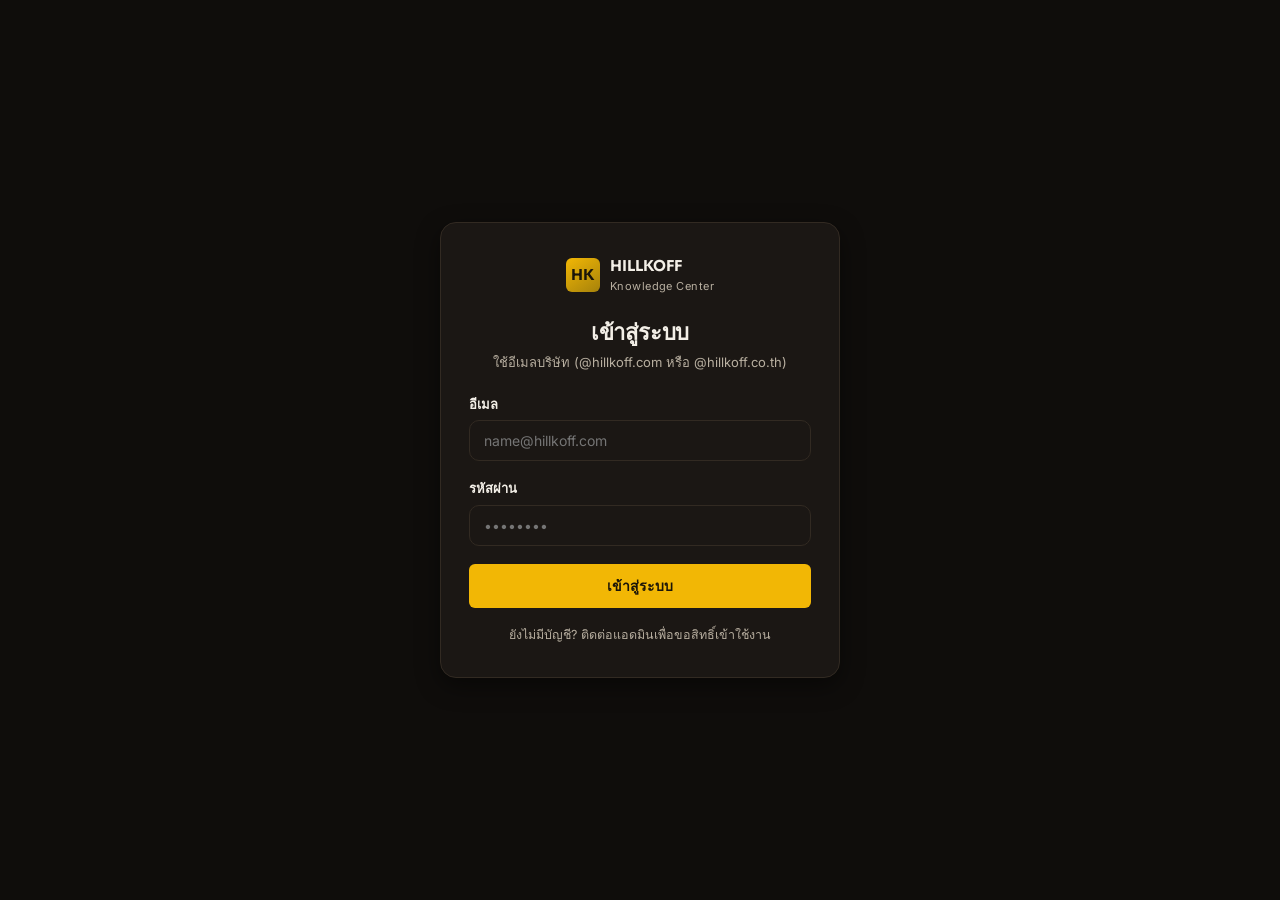
<file: index.html>
<!DOCTYPE html>
<html lang="th">
<head>
<script>
(function(){
  var t = localStorage.getItem('hk_auth_token');
  function expired(tok){
    if(!tok) return true;
    var parts = tok.split('.');
    if(parts.length !== 2) return true;
    try{
      var json = atob(parts[0].replace(/-/g,'+').replace(/_/g,'/'));
      var payload = JSON.parse(json);
      return !payload.exp || payload.exp < Date.now();
    }catch(e){ return true; }
  }
  if(!t || expired(t)){
    localStorage.removeItem('hk_auth_token');
    localStorage.removeItem('hk_auth_email');
    var here = location.pathname.split('/').pop() + location.search;
    location.replace('login.html?redirect=' + encodeURIComponent(here));
  }
})();
</script>
<meta charset="UTF-8">
<meta name="viewport" content="width=device-width, initial-scale=1.0">
<title>Dashboard · HILLKOFF Coffee Machine Knowledge Center</title>
<link rel="preconnect" href="https://fonts.googleapis.com">
<link href="https://fonts.googleapis.com/css2?family=Sora:wght@500;600;700&family=Inter:wght@400;500;600&family=IBM+Plex+Mono:wght@400;500&display=swap" rel="stylesheet">
<link rel="stylesheet" href="../css/style.css">
<link rel="stylesheet" href="../css/dashboard.css">
</head>
<body>

<button class="hk-sidebar__toggle" data-hk-sidebar-toggle aria-label="เปิดเมนู">
  <svg viewBox="0 0 24 24" width="18" height="18" fill="none" stroke="currentColor" stroke-width="2"><path d="M4 6h16M4 12h16M4 18h16"/></svg>
</button>
<div class="hk-backdrop" data-hk-backdrop></div>

<div class="hk-app">
  <aside class="hk-sidebar">
    <script>
      // Applied immediately as the parser reaches this point (before the
      // rest of the sidebar's children paint) so a returning visitor who
      // collapsed the sidebar doesn't see it flash full-width first.
      if(localStorage.getItem('hk_sidebar_collapsed') === '1'){
        document.currentScript.parentElement.classList.add('is-collapsed');
      }
    </script>
    <button class="hk-sidebar__collapse" data-hk-sidebar-collapse aria-label="ย่อ/ขยายเมนู" title="ย่อ/ขยายเมนู">
      <svg viewBox="0 0 24 24" width="14" height="14" fill="none" stroke="currentColor" stroke-width="2"><path d="M15 6l-6 6 6 6"/></svg>
    </button>
    <div class="hk-brand">
      <div class="hk-brand__mark">HK</div>
      <div>
        <div class="hk-brand__name">HILLKOFF</div>
        <div class="hk-brand__sub">Knowledge Center</div>
      </div>
    </div>

    <nav>
      <div class="hk-navgroup__label">หมวดหมู่</div>
      <ul id="hk-sidebar-categories">
        <li class="hk-navitem is-active" data-category="all">
          <span class="hk-navitem__icon" data-icon="dashboard"></span>
          <span>ทั้งหมด</span>
          <span class="hk-navitem__count" data-count="all"></span>
        </li>
        <!-- category items injected by dashboard.js -->
      </ul>
    </nav>

    <nav>
      <div class="hk-navgroup__label">การจัดการ</div>
      <ul>
        <li class="hk-navitem" onclick="location.href='add-machine.html'">
          <span class="hk-navitem__icon" data-icon="add"></span>
          <span>เพิ่มเครื่องจักร</span>
        </li>
        <li class="hk-navitem" onclick="location.href='ai-assistant.html'">
          <span class="hk-navitem__icon" data-icon="bot"></span>
          <span>HILLKOFFBOT AI</span>
        </li>
      </ul>
    </nav>

    <div class="hk-sidebar__footer">
      <p style="font-size:11.5px; margin:0; color:var(--hk-text-dim);">ฐานข้อมูลเครื่องจักร<br>ไม่ใช่ระบบซ่อม / สต๊อก / ขาย</p>
    </div>
  </aside>

  <div class="hk-main">
    <header class="hk-navbar">
      <div class="hk-search">
        <span data-icon="search"></span>
        <input type="text" id="hk-search-input" placeholder="ค้นหาเครื่องจักร... (กด / เพื่อค้นหา)">
        <span class="hk-search__kbd">/</span>
      </div>
      <div class="hk-navbar__spacer"></div>
      <div class="hk-avatar">HK</div>
    </header>

    <main class="hk-content">
      <div class="hk-section-head">
        <div>
          <div class="hk-eyebrow">Dashboard</div>
          <h1 id="hk-page-title">เครื่องจักรทั้งหมด</h1>
        </div>
        <a href="add-machine.html" class="hk-btn hk-btn--primary">
          <span data-icon="add"></span> เพิ่มเครื่องจักร
        </a>
      </div>

      <div class="hk-chips" id="hk-chips">
        <div class="hk-skeleton hk-chip-skeleton"></div>
        <div class="hk-skeleton hk-chip-skeleton"></div>
        <div class="hk-skeleton hk-chip-skeleton"></div>
        <div class="hk-skeleton hk-chip-skeleton"></div>
        <div class="hk-skeleton hk-chip-skeleton"></div>
        <div class="hk-skeleton hk-chip-skeleton"></div>
      </div>

      <div id="hk-grid" class="hk-grid">
        <div class="hk-skeleton-card"><div class="hk-skeleton hk-skeleton-card__media"></div><div class="hk-skeleton-card__body"><div class="hk-skeleton hk-skeleton-card__line hk-skeleton-card__line--sm"></div><div class="hk-skeleton hk-skeleton-card__line hk-skeleton-card__line--md"></div><div class="hk-skeleton hk-skeleton-card__line hk-skeleton-card__line--lg"></div></div></div>
        <div class="hk-skeleton-card"><div class="hk-skeleton hk-skeleton-card__media"></div><div class="hk-skeleton-card__body"><div class="hk-skeleton hk-skeleton-card__line hk-skeleton-card__line--sm"></div><div class="hk-skeleton hk-skeleton-card__line hk-skeleton-card__line--md"></div><div class="hk-skeleton hk-skeleton-card__line hk-skeleton-card__line--lg"></div></div></div>
        <div class="hk-skeleton-card"><div class="hk-skeleton hk-skeleton-card__media"></div><div class="hk-skeleton-card__body"><div class="hk-skeleton hk-skeleton-card__line hk-skeleton-card__line--sm"></div><div class="hk-skeleton hk-skeleton-card__line hk-skeleton-card__line--md"></div><div class="hk-skeleton hk-skeleton-card__line hk-skeleton-card__line--lg"></div></div></div>
        <div class="hk-skeleton-card"><div class="hk-skeleton hk-skeleton-card__media"></div><div class="hk-skeleton-card__body"><div class="hk-skeleton hk-skeleton-card__line hk-skeleton-card__line--sm"></div><div class="hk-skeleton hk-skeleton-card__line hk-skeleton-card__line--md"></div><div class="hk-skeleton hk-skeleton-card__line hk-skeleton-card__line--lg"></div></div></div>
      </div>
      <div id="hk-empty" class="hk-empty" style="display:none;">
        <div class="hk-empty__icon">🔍</div>
        <h3>ไม่พบเครื่องจักรที่ค้นหา</h3>
        <p>ลองค้นหาด้วยคำอื่น หรือเลือกดูหมวดหมู่อื่น</p>
      </div>
    </main>
  </div>
</div>

<script src="../js/auth.js"></script>
<script src="../js/utils.js"></script>
<script src="../js/api-client.js"></script>
<script src="../js/machines-data.js"></script>
<script src="../js/dashboard.js"></script>
</body>
</html>
</file>
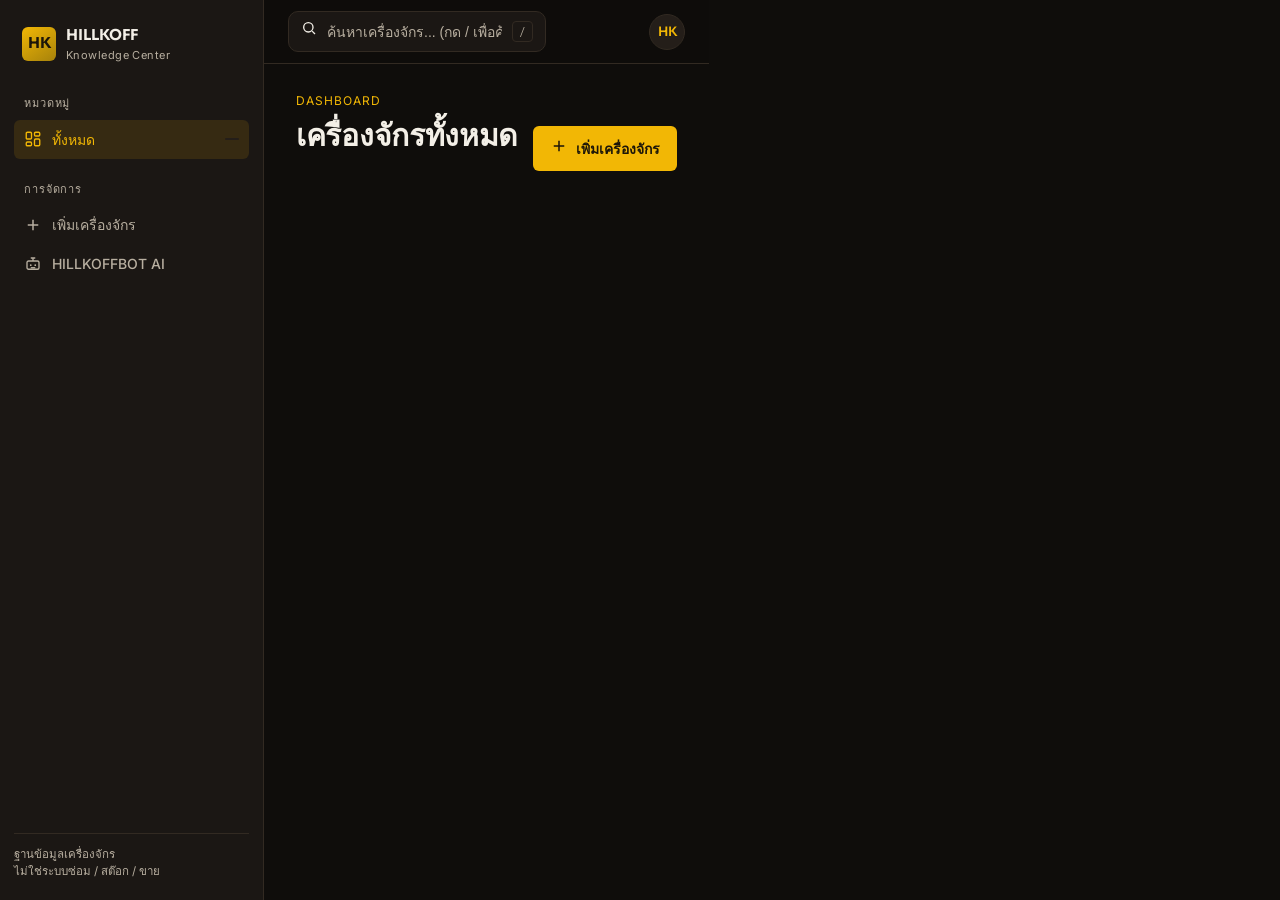
<file: html/index.html>
<!DOCTYPE html>
<html lang="th">
<head>
<meta charset="UTF-8">
<meta name="viewport" content="width=device-width, initial-scale=1.0">
<title>Dashboard · HILLKOFF Coffee Machine Knowledge Center</title>
<link rel="preconnect" href="https://fonts.googleapis.com">
<link href="https://fonts.googleapis.com/css2?family=Sora:wght@500;600;700&family=Inter:wght@400;500;600&family=IBM+Plex+Mono:wght@400;500&display=swap" rel="stylesheet">
<link rel="stylesheet" href="../css/style.css">
<link rel="stylesheet" href="../css/dashboard.css">
</head>
<body>

<button class="hk-sidebar__toggle" data-hk-sidebar-toggle aria-label="เปิดเมนู">
  <svg viewBox="0 0 24 24" width="18" height="18" fill="none" stroke="currentColor" stroke-width="2"><path d="M4 6h16M4 12h16M4 18h16"/></svg>
</button>
<div class="hk-backdrop" data-hk-backdrop></div>

<div class="hk-app">
  <aside class="hk-sidebar">
    <div class="hk-brand">
      <div class="hk-brand__mark">HK</div>
      <div>
        <div class="hk-brand__name">HILLKOFF</div>
        <div class="hk-brand__sub">Knowledge Center</div>
      </div>
    </div>

    <nav>
      <div class="hk-navgroup__label">หมวดหมู่</div>
      <ul id="hk-sidebar-categories">
        <li class="hk-navitem is-active" data-category="all">
          <span class="hk-navitem__icon" data-icon="dashboard"></span>
          <span>ทั้งหมด</span>
          <span class="hk-navitem__count" data-count="all"></span>
        </li>
        <!-- category items injected by dashboard.js -->
      </ul>
    </nav>

    <nav>
      <div class="hk-navgroup__label">การจัดการ</div>
      <ul>
        <li class="hk-navitem" onclick="location.href='add-machine.html'">
          <span class="hk-navitem__icon" data-icon="add"></span>
          <span>เพิ่มเครื่องจักร</span>
        </li>
        <li class="hk-navitem" onclick="location.href='ai-assistant.html'">
          <span class="hk-navitem__icon" data-icon="bot"></span>
          <span>HILLKOFFBOT AI</span>
        </li>
      </ul>
    </nav>

    <div class="hk-sidebar__footer">
      <p style="font-size:11.5px; margin:0; color:var(--hk-text-dim);">ฐานข้อมูลเครื่องจักร<br>ไม่ใช่ระบบซ่อม / สต๊อก / ขาย</p>
    </div>
  </aside>

  <div>
    <header class="hk-navbar">
      <div class="hk-search">
        <span data-icon="search"></span>
        <input type="text" id="hk-search-input" placeholder="ค้นหาเครื่องจักร... (กด / เพื่อค้นหา)">
        <span class="hk-search__kbd">/</span>
      </div>
      <div class="hk-navbar__spacer"></div>
      <div class="hk-avatar">HK</div>
    </header>

    <main class="hk-content">
      <div class="hk-section-head">
        <div>
          <div class="hk-eyebrow">Dashboard</div>
          <h1 id="hk-page-title">เครื่องจักรทั้งหมด</h1>
        </div>
        <a href="add-machine.html" class="hk-btn hk-btn--primary">
          <span data-icon="add"></span> เพิ่มเครื่องจักร
        </a>
      </div>

      <div class="hk-chips" id="hk-chips"></div>

      <div id="hk-grid" class="hk-grid"></div>
      <div id="hk-empty" class="hk-empty" style="display:none;">
        <div class="hk-empty__icon">🔍</div>
        <h3>ไม่พบเครื่องจักรที่ค้นหา</h3>
        <p>ลองค้นหาด้วยคำอื่น หรือเลือกดูหมวดหมู่อื่น</p>
      </div>
    </main>
  </div>
</div>

<script src="../js/utils.js"></script>
<script src="../js/api-client.js"></script>
<script src="../js/machines-data.js"></script>
<script src="../js/dashboard.js"></script>
</body>
</html>
</file>
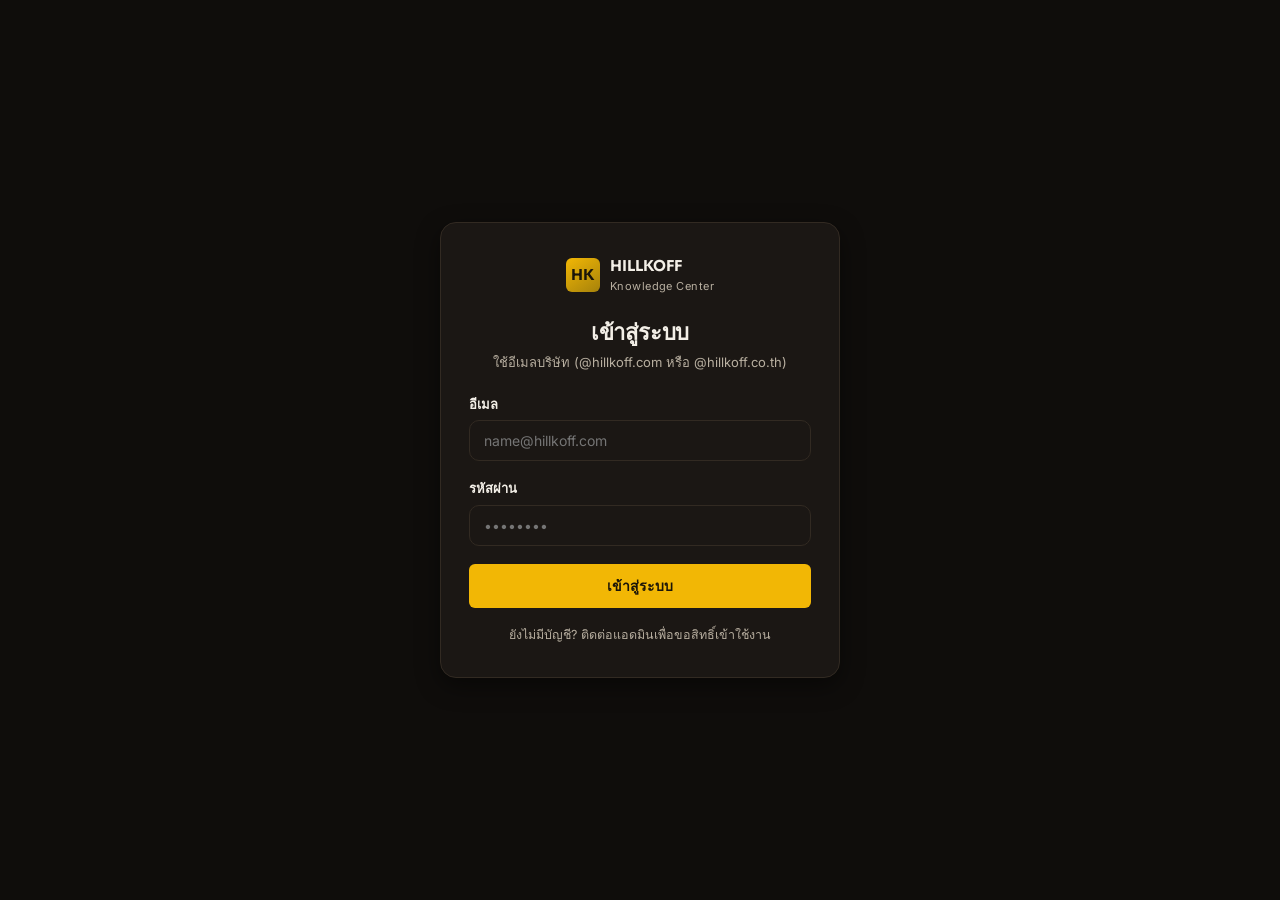
<file: add-machine.html>
<!DOCTYPE html>
<html lang="th">
<head>
<script>
(function(){
  var t = localStorage.getItem('hk_auth_token');
  function expired(tok){
    if(!tok) return true;
    var parts = tok.split('.');
    if(parts.length !== 2) return true;
    try{
      var json = atob(parts[0].replace(/-/g,'+').replace(/_/g,'/'));
      var payload = JSON.parse(json);
      return !payload.exp || payload.exp < Date.now();
    }catch(e){ return true; }
  }
  if(!t || expired(t)){
    localStorage.removeItem('hk_auth_token');
    localStorage.removeItem('hk_auth_email');
    var here = location.pathname.split('/').pop() + location.search;
    location.replace('login.html?redirect=' + encodeURIComponent(here));
  }
})();
</script>
<meta charset="UTF-8">
<meta name="viewport" content="width=device-width, initial-scale=1.0">
<title>เพิ่มเครื่องจักร · HILLKOFF Coffee Machine Knowledge Center</title>
<link rel="preconnect" href="https://fonts.googleapis.com">
<link href="https://fonts.googleapis.com/css2?family=Sora:wght@500;600;700&family=Inter:wght@400;500;600&family=IBM+Plex+Mono:wght@400;500&display=swap" rel="stylesheet">
<link rel="stylesheet" href="../css/style.css">
<link rel="stylesheet" href="../css/wizard.css">
</head>
<body>

<button class="hk-sidebar__toggle" data-hk-sidebar-toggle aria-label="เปิดเมนู">
  <svg viewBox="0 0 24 24" width="18" height="18" fill="none" stroke="currentColor" stroke-width="2"><path d="M4 6h16M4 12h16M4 18h16"/></svg>
</button>
<div class="hk-backdrop" data-hk-backdrop></div>

<div class="hk-app">
  <aside class="hk-sidebar">
    <script>
      if(localStorage.getItem('hk_sidebar_collapsed') === '1'){
        document.currentScript.parentElement.classList.add('is-collapsed');
      }
    </script>
    <button class="hk-sidebar__collapse" data-hk-sidebar-collapse aria-label="ย่อ/ขยายเมนู" title="ย่อ/ขยายเมนู">
      <svg viewBox="0 0 24 24" width="14" height="14" fill="none" stroke="currentColor" stroke-width="2"><path d="M15 6l-6 6 6 6"/></svg>
    </button>
    <div class="hk-brand">
      <div class="hk-brand__mark">HK</div>
      <div>
        <div class="hk-brand__name">HILLKOFF</div>
        <div class="hk-brand__sub">Knowledge Center</div>
      </div>
    </div>
    <nav>
      <ul>
        <li class="hk-navitem" onclick="location.href='index.html'">
          <span class="hk-navitem__icon" data-icon="dashboard"></span>
          <span>Dashboard</span>
        </li>
        <li class="hk-navitem is-active">
          <span class="hk-navitem__icon" data-icon="add"></span>
          <span>เพิ่มเครื่องจักร</span>
        </li>
        <li class="hk-navitem" onclick="location.href='ai-assistant.html'">
          <span class="hk-navitem__icon" data-icon="bot"></span>
          <span>HILLKOFFBOT AI</span>
        </li>
      </ul>
    </nav>
    <div class="hk-sidebar__footer">
      <p style="font-size:11.5px; margin:0; color:var(--hk-text-dim);">ฐานข้อมูลเครื่องจักร<br>ไม่ใช่ระบบซ่อม / สต๊อก / ขาย</p>
    </div>
  </aside>

  <div class="hk-main">
    <header class="hk-navbar">
      <div class="hk-breadcrumb" style="margin:0;">
        <a href="index.html">Dashboard</a>
        <span class="hk-breadcrumb__sep">/</span>
        <span style="color:var(--hk-text);">เพิ่มเครื่องจักร</span>
      </div>
      <div class="hk-navbar__spacer"></div>
      <div class="hk-avatar">HK</div>
    </header>

    <main class="hk-content">
      <div class="hk-section-head">
        <div>
          <div class="hk-eyebrow">Add Machine</div>
          <h1>เพิ่มเครื่องจักรใหม่</h1>
        </div>
      </div>

      <div class="hk-wizard" id="hk-wizard-root"></div>
    </main>
  </div>
</div>

<script src="../js/auth.js"></script>
<script src="../js/utils.js"></script>
<script src="../js/api-client.js"></script>
<script src="../js/machines-data.js"></script>
<script src="../js/add-machine.js"></script>
</body>
</html>
</file>
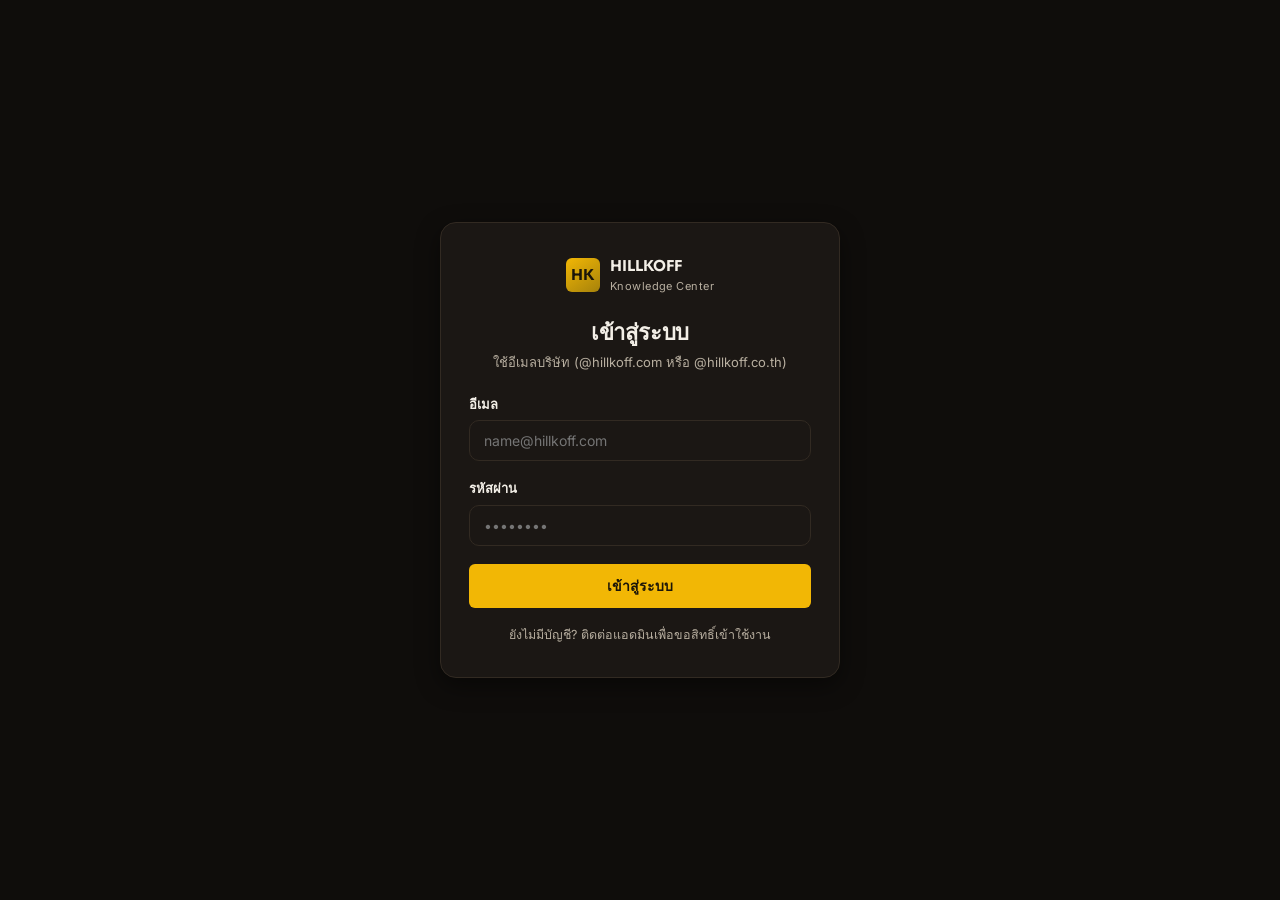
<file: ai-assistant.html>
<!DOCTYPE html>
<html lang="th">
<head>
<script>
(function(){
  var t = localStorage.getItem('hk_auth_token');
  function expired(tok){
    if(!tok) return true;
    var parts = tok.split('.');
    if(parts.length !== 2) return true;
    try{
      var json = atob(parts[0].replace(/-/g,'+').replace(/_/g,'/'));
      var payload = JSON.parse(json);
      return !payload.exp || payload.exp < Date.now();
    }catch(e){ return true; }
  }
  if(!t || expired(t)){
    localStorage.removeItem('hk_auth_token');
    localStorage.removeItem('hk_auth_email');
    var here = location.pathname.split('/').pop() + location.search;
    location.replace('login.html?redirect=' + encodeURIComponent(here));
  }
})();
</script>
<meta charset="UTF-8">
<meta name="viewport" content="width=device-width, initial-scale=1.0">
<title>HILLKOFFBOT AI · HILLKOFF Coffee Machine Knowledge Center</title>
<link rel="preconnect" href="https://fonts.googleapis.com">
<link href="https://fonts.googleapis.com/css2?family=Sora:wght@500;600;700&family=Inter:wght@400;500;600&family=IBM+Plex+Mono:wght@400;500&display=swap" rel="stylesheet">
<link rel="stylesheet" href="../css/style.css">
<link rel="stylesheet" href="../css/detail.css">
</head>
<body>

<button class="hk-sidebar__toggle" data-hk-sidebar-toggle aria-label="เปิดเมนู">
  <svg viewBox="0 0 24 24" width="18" height="18" fill="none" stroke="currentColor" stroke-width="2"><path d="M4 6h16M4 12h16M4 18h16"/></svg>
</button>
<div class="hk-backdrop" data-hk-backdrop></div>

<div class="hk-app">
  <aside class="hk-sidebar">
    <script>
      if(localStorage.getItem('hk_sidebar_collapsed') === '1'){
        document.currentScript.parentElement.classList.add('is-collapsed');
      }
    </script>
    <button class="hk-sidebar__collapse" data-hk-sidebar-collapse aria-label="ย่อ/ขยายเมนู" title="ย่อ/ขยายเมนู">
      <svg viewBox="0 0 24 24" width="14" height="14" fill="none" stroke="currentColor" stroke-width="2"><path d="M15 6l-6 6 6 6"/></svg>
    </button>
    <div class="hk-brand">
      <div class="hk-brand__mark">HK</div>
      <div>
        <div class="hk-brand__name">HILLKOFF</div>
        <div class="hk-brand__sub">Knowledge Center</div>
      </div>
    </div>
    <nav>
      <ul>
        <li class="hk-navitem" onclick="location.href='index.html'">
          <span class="hk-navitem__icon" data-icon="dashboard"></span>
          <span>Dashboard</span>
        </li>
        <li class="hk-navitem" onclick="location.href='add-machine.html'">
          <span class="hk-navitem__icon" data-icon="add"></span>
          <span>เพิ่มเครื่องจักร</span>
        </li>
        <li class="hk-navitem is-active">
          <span class="hk-navitem__icon" data-icon="bot"></span>
          <span>HILLKOFFBOT AI</span>
        </li>
      </ul>
    </nav>
    <div class="hk-sidebar__footer">
      <p style="font-size:11.5px; margin:0; color:var(--hk-text-dim);">ฐานข้อมูลเครื่องจักร<br>ไม่ใช่ระบบซ่อม / สต๊อก / ขาย</p>
    </div>
  </aside>

  <div class="hk-main">
    <header class="hk-navbar">
      <div class="hk-breadcrumb" style="margin:0;">
        <a href="index.html">Dashboard</a>
        <span class="hk-breadcrumb__sep">/</span>
        <span style="color:var(--hk-text);">HILLKOFFBOT AI</span>
      </div>
      <div class="hk-navbar__spacer"></div>
      <div class="hk-avatar">HK</div>
    </header>

    <main class="hk-content" style="max-width:780px;">
      <div class="hk-section-head">
        <div>
          <div class="hk-eyebrow">HILLKOFFBOT AI</div>
          <h1>ถามข้อมูลเครื่องจักร</h1>
          <p style="margin-top:4px;">ขับเคลื่อนด้วย AI — ตอบจากฐานข้อมูลเครื่องจักรและความรู้ทั่วไป (ไม่วิเคราะห์งานซ่อมโดยละเอียด)</p>
        </div>
      </div>
      <div id="hk-ai-root"></div>
    </main>
  </div>
</div>

<script src="../js/auth.js"></script>
<script src="../js/utils.js"></script>
<script src="../js/api-client.js"></script>
<script src="../js/machines-data.js"></script>
<script src="../js/ai-bot.js"></script>
<script src="../js/ai-assistant.js"></script>
</body>
</html>
</file>
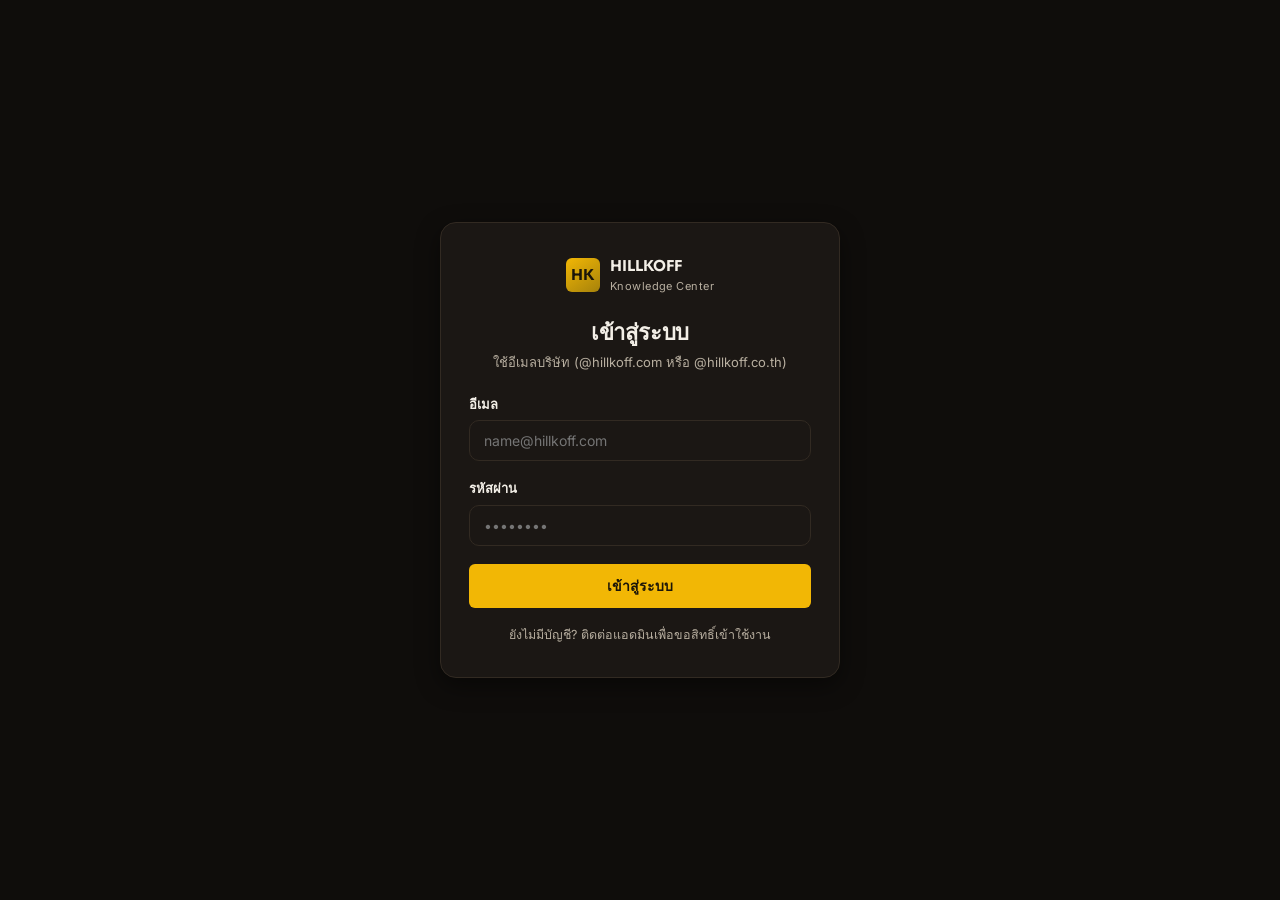
<file: login.html>
<!DOCTYPE html>
<html lang="th">
<head>
<meta charset="UTF-8">
<meta name="viewport" content="width=device-width, initial-scale=1.0">
<title>เข้าสู่ระบบ · HILLKOFF Coffee Machine Knowledge Center</title>
<link rel="preconnect" href="https://fonts.googleapis.com">
<link href="https://fonts.googleapis.com/css2?family=Sora:wght@500;600;700&family=Inter:wght@400;500;600&family=IBM+Plex+Mono:wght@400;500&display=swap" rel="stylesheet">
<link rel="stylesheet" href="../css/style.css">
<link rel="stylesheet" href="../css/wizard.css">
<link rel="stylesheet" href="../css/login.css">
</head>
<body class="hk-login-body">

<div class="hk-login-wrap">
  <div class="hk-login-card">
    <div class="hk-brand" style="justify-content:center; padding:0 0 22px;">
      <div class="hk-brand__mark">HK</div>
      <div>
        <div class="hk-brand__name">HILLKOFF</div>
        <div class="hk-brand__sub">Knowledge Center</div>
      </div>
    </div>
    <h1 class="hk-login-title">เข้าสู่ระบบ</h1>
    <p class="hk-login-sub">ใช้อีเมลบริษัท (@hillkoff.com หรือ @hillkoff.co.th)</p>

    <div id="hk-login-error" class="hk-login-error" style="display:none;"></div>

    <form id="hk-login-form" novalidate>
      <div class="hk-field">
        <label class="hk-field__label">อีเมล</label>
        <input class="hk-input" type="email" id="hk-login-email" placeholder="name@hillkoff.com" autocomplete="username" required>
      </div>
      <div class="hk-field">
        <label class="hk-field__label">รหัสผ่าน</label>
        <input class="hk-input" type="password" id="hk-login-password" placeholder="••••••••" autocomplete="current-password" required>
      </div>
      <button type="submit" class="hk-btn hk-btn--primary hk-btn--block" id="hk-login-submit">เข้าสู่ระบบ</button>
    </form>

    <p class="hk-login-hint">ยังไม่มีบัญชี? ติดต่อแอดมินเพื่อขอสิทธิ์เข้าใช้งาน</p>
  </div>
</div>

<script src="../js/auth.js"></script>
<script src="../js/api-client.js"></script>
<script src="../js/login.js"></script>
</body>
</html>
</file>
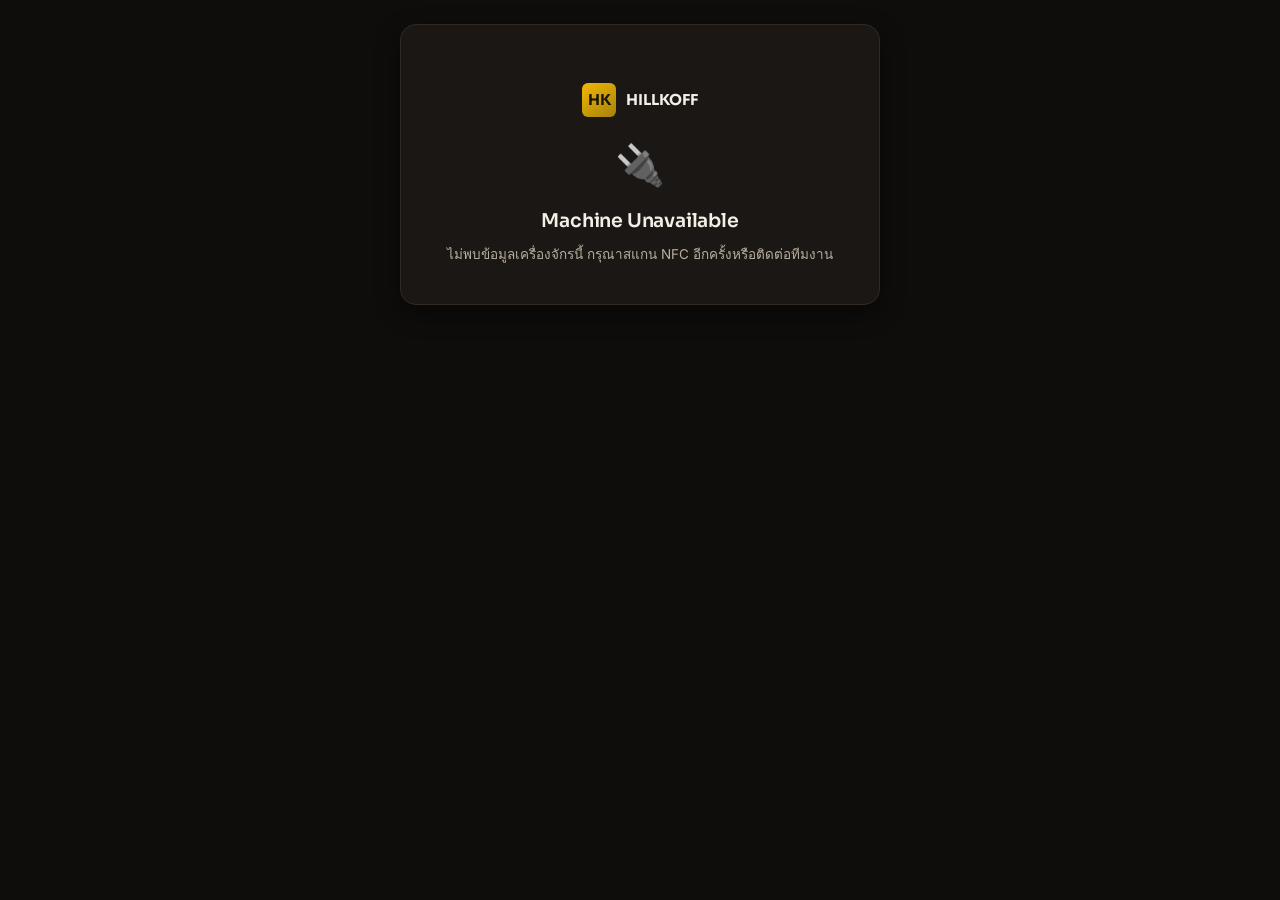
<file: nfc.html>
<!DOCTYPE html>
<html lang="th">
<head>
<meta charset="UTF-8">
<meta name="viewport" content="width=device-width, initial-scale=1.0">
<title>ข้อมูลเครื่องจักร · HILLKOFF Knowledge Center</title>
<link rel="preconnect" href="https://fonts.googleapis.com">
<link href="https://fonts.googleapis.com/css2?family=Sora:wght@500;600;700&family=Inter:wght@400;500;600&family=IBM+Plex+Mono:wght@400;500&display=swap" rel="stylesheet">
<link rel="stylesheet" href="../css/style.css">
<link rel="stylesheet" href="../css/nfc.css">
</head>
<body class="hk-nfc-body">

<div id="hk-nfc-root" class="hk-nfc-loading-screen">
  <div class="hk-nfc-spinner"></div>
</div>

<!--
  Deliberately NOT loading js/auth.js here — this page is public, no
  login required. Only ever calls the one public backend action
  (nfcProfile) via hkApiGetNfcProfile() in api-client.js.
-->
<script src="../js/utils.js"></script>
<script src="../js/api-client.js"></script>
<script src="../js/nfc.js"></script>
</body>
</html>
</file>
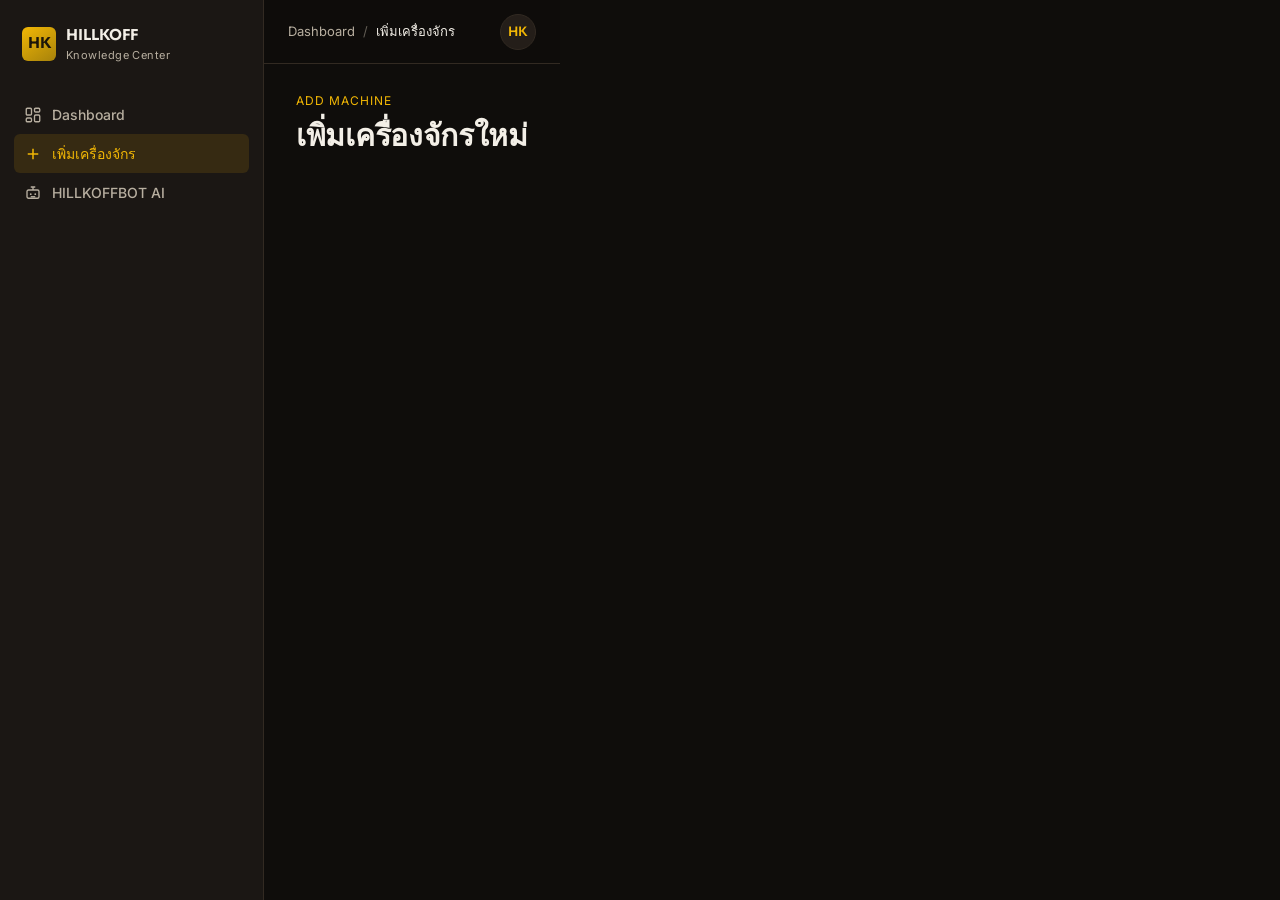
<file: html/add-machine.html>
<!DOCTYPE html>
<html lang="th">
<head>
<meta charset="UTF-8">
<meta name="viewport" content="width=device-width, initial-scale=1.0">
<title>เพิ่มเครื่องจักร · HILLKOFF Coffee Machine Knowledge Center</title>
<link rel="preconnect" href="https://fonts.googleapis.com">
<link href="https://fonts.googleapis.com/css2?family=Sora:wght@500;600;700&family=Inter:wght@400;500;600&family=IBM+Plex+Mono:wght@400;500&display=swap" rel="stylesheet">
<link rel="stylesheet" href="../css/style.css">
<link rel="stylesheet" href="../css/wizard.css">
</head>
<body>

<button class="hk-sidebar__toggle" data-hk-sidebar-toggle aria-label="เปิดเมนู">
  <svg viewBox="0 0 24 24" width="18" height="18" fill="none" stroke="currentColor" stroke-width="2"><path d="M4 6h16M4 12h16M4 18h16"/></svg>
</button>
<div class="hk-backdrop" data-hk-backdrop></div>

<div class="hk-app">
  <aside class="hk-sidebar">
    <div class="hk-brand">
      <div class="hk-brand__mark">HK</div>
      <div>
        <div class="hk-brand__name">HILLKOFF</div>
        <div class="hk-brand__sub">Knowledge Center</div>
      </div>
    </div>
    <nav>
      <ul>
        <li class="hk-navitem" onclick="location.href='index.html'">
          <span class="hk-navitem__icon" data-icon="dashboard"></span>
          <span>Dashboard</span>
        </li>
        <li class="hk-navitem is-active">
          <span class="hk-navitem__icon" data-icon="add"></span>
          <span>เพิ่มเครื่องจักร</span>
        </li>
        <li class="hk-navitem" onclick="location.href='ai-assistant.html'">
          <span class="hk-navitem__icon" data-icon="bot"></span>
          <span>HILLKOFFBOT AI</span>
        </li>
      </ul>
    </nav>
  </aside>

  <div>
    <header class="hk-navbar">
      <div class="hk-breadcrumb" style="margin:0;">
        <a href="index.html">Dashboard</a>
        <span class="hk-breadcrumb__sep">/</span>
        <span style="color:var(--hk-text);">เพิ่มเครื่องจักร</span>
      </div>
      <div class="hk-navbar__spacer"></div>
      <div class="hk-avatar">HK</div>
    </header>

    <main class="hk-content">
      <div class="hk-section-head">
        <div>
          <div class="hk-eyebrow">Add Machine</div>
          <h1>เพิ่มเครื่องจักรใหม่</h1>
        </div>
      </div>

      <div class="hk-wizard" id="hk-wizard-root"></div>
    </main>
  </div>
</div>

<script src="../js/utils.js"></script>
<script src="../js/api-client.js"></script>
<script src="../js/machines-data.js"></script>
<script src="../js/add-machine.js"></script>
</body>
</html>
</file>
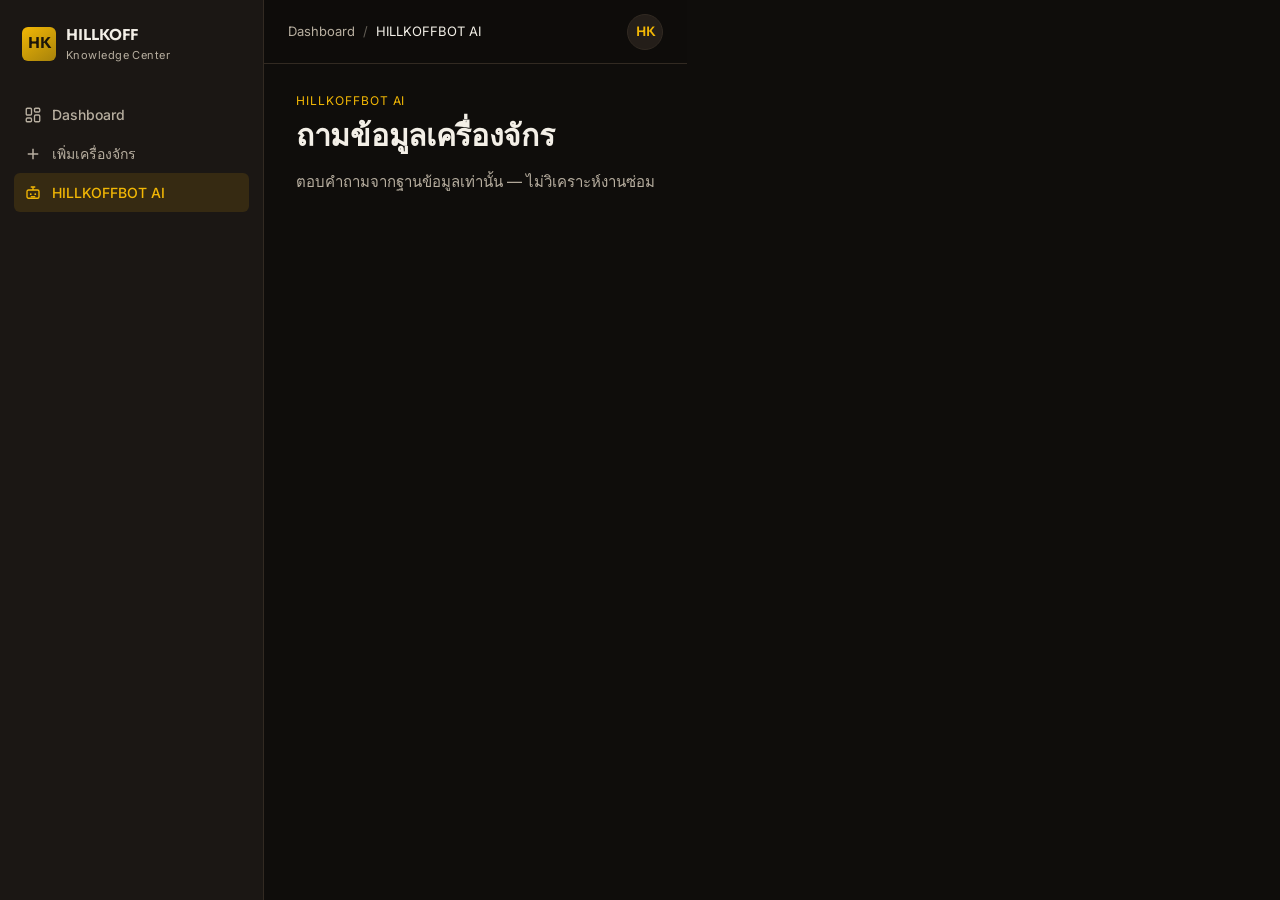
<file: html/ai-assistant.html>
<!DOCTYPE html>
<html lang="th">
<head>
<meta charset="UTF-8">
<meta name="viewport" content="width=device-width, initial-scale=1.0">
<title>HILLKOFFBOT AI · HILLKOFF Coffee Machine Knowledge Center</title>
<link rel="preconnect" href="https://fonts.googleapis.com">
<link href="https://fonts.googleapis.com/css2?family=Sora:wght@500;600;700&family=Inter:wght@400;500;600&family=IBM+Plex+Mono:wght@400;500&display=swap" rel="stylesheet">
<link rel="stylesheet" href="../css/style.css">
<link rel="stylesheet" href="../css/detail.css">
</head>
<body>

<button class="hk-sidebar__toggle" data-hk-sidebar-toggle aria-label="เปิดเมนู">
  <svg viewBox="0 0 24 24" width="18" height="18" fill="none" stroke="currentColor" stroke-width="2"><path d="M4 6h16M4 12h16M4 18h16"/></svg>
</button>
<div class="hk-backdrop" data-hk-backdrop></div>

<div class="hk-app">
  <aside class="hk-sidebar">
    <div class="hk-brand">
      <div class="hk-brand__mark">HK</div>
      <div>
        <div class="hk-brand__name">HILLKOFF</div>
        <div class="hk-brand__sub">Knowledge Center</div>
      </div>
    </div>
    <nav>
      <ul>
        <li class="hk-navitem" onclick="location.href='index.html'">
          <span class="hk-navitem__icon" data-icon="dashboard"></span>
          <span>Dashboard</span>
        </li>
        <li class="hk-navitem" onclick="location.href='add-machine.html'">
          <span class="hk-navitem__icon" data-icon="add"></span>
          <span>เพิ่มเครื่องจักร</span>
        </li>
        <li class="hk-navitem is-active">
          <span class="hk-navitem__icon" data-icon="bot"></span>
          <span>HILLKOFFBOT AI</span>
        </li>
      </ul>
    </nav>
  </aside>

  <div>
    <header class="hk-navbar">
      <div class="hk-breadcrumb" style="margin:0;">
        <a href="index.html">Dashboard</a>
        <span class="hk-breadcrumb__sep">/</span>
        <span style="color:var(--hk-text);">HILLKOFFBOT AI</span>
      </div>
      <div class="hk-navbar__spacer"></div>
      <div class="hk-avatar">HK</div>
    </header>

    <main class="hk-content" style="max-width:780px;">
      <div class="hk-section-head">
        <div>
          <div class="hk-eyebrow">HILLKOFFBOT AI</div>
          <h1>ถามข้อมูลเครื่องจักร</h1>
          <p style="margin-top:4px;">ตอบคำถามจากฐานข้อมูลเท่านั้น — ไม่วิเคราะห์งานซ่อม</p>
        </div>
      </div>
      <div id="hk-ai-root"></div>
    </main>
  </div>
</div>

<script src="../js/utils.js"></script>
<script src="../js/api-client.js"></script>
<script src="../js/machines-data.js"></script>
<script src="../js/ai-bot.js"></script>
<script src="../js/ai-assistant.js"></script>
</body>
</html>
</file>
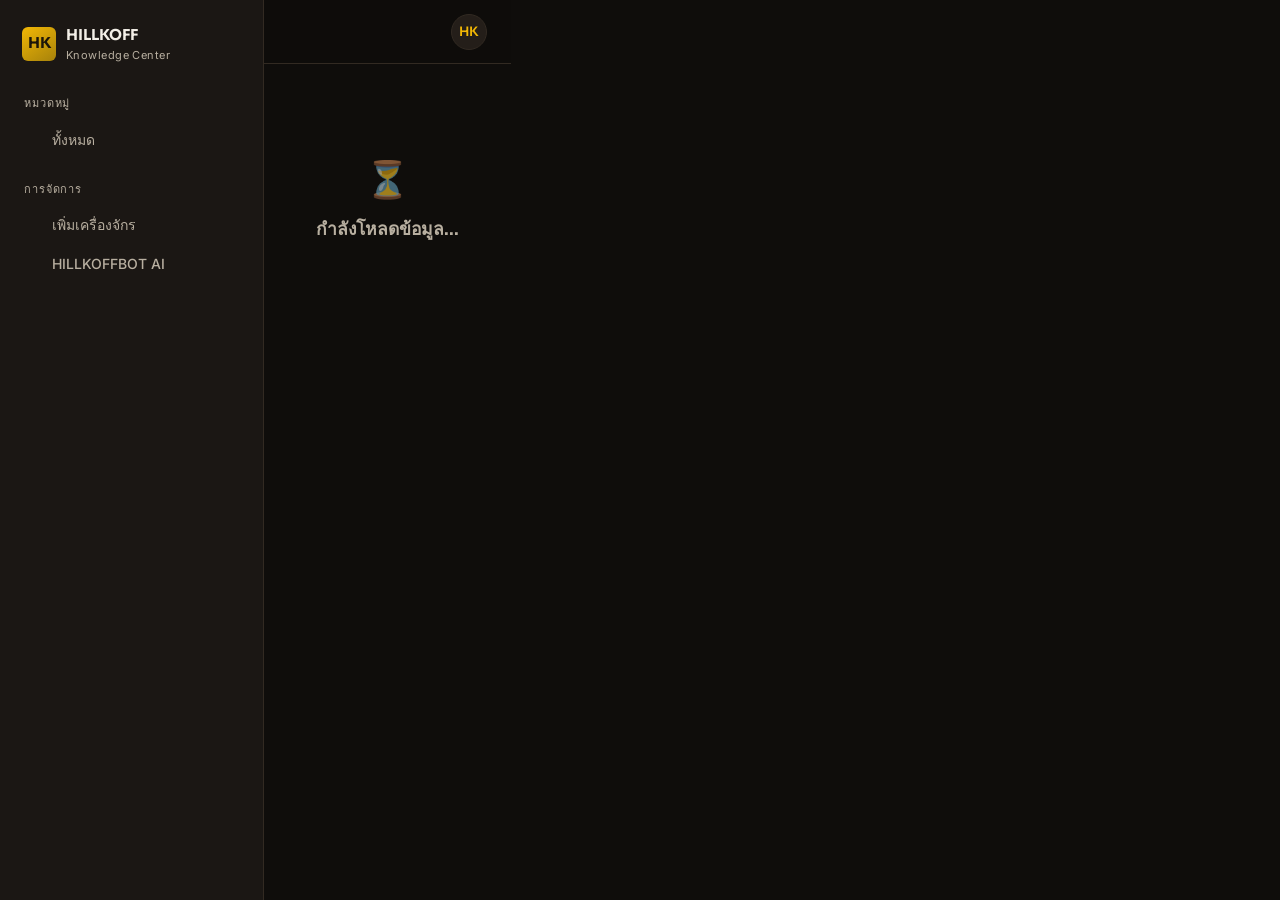
<file: html/machine-detail.html>
<!DOCTYPE html>
<html lang="th">
<head>
<meta charset="UTF-8">
<meta name="viewport" content="width=device-width, initial-scale=1.0">
<title>Machine Detail · HILLKOFF Coffee Machine Knowledge Center</title>
<link rel="preconnect" href="https://fonts.googleapis.com">
<link href="https://fonts.googleapis.com/css2?family=Sora:wght@500;600;700&family=Inter:wght@400;500;600&family=IBM+Plex+Mono:wght@400;500&display=swap" rel="stylesheet">
<link rel="stylesheet" href="../css/style.css">
<link rel="stylesheet" href="../css/dashboard.css">
<link rel="stylesheet" href="../css/detail.css">
<link rel="stylesheet" href="../css/wizard.css">
</head>
<body>

<button class="hk-sidebar__toggle" data-hk-sidebar-toggle aria-label="เปิดเมนู">
  <svg viewBox="0 0 24 24" width="18" height="18" fill="none" stroke="currentColor" stroke-width="2"><path d="M4 6h16M4 12h16M4 18h16"/></svg>
</button>
<div class="hk-backdrop" data-hk-backdrop></div>

<div class="hk-app">
  <aside class="hk-sidebar">
    <div class="hk-brand">
      <div class="hk-brand__mark">HK</div>
      <div>
        <div class="hk-brand__name">HILLKOFF</div>
        <div class="hk-brand__sub">Knowledge Center</div>
      </div>
    </div>

    <nav>
      <div class="hk-navgroup__label">หมวดหมู่</div>
      <ul id="hk-sidebar-categories">
        <li class="hk-navitem" onclick="location.href='index.html'">
          <span class="hk-navitem__icon" data-icon="dashboard"></span>
          <span>ทั้งหมด</span>
        </li>
        <!-- category items injected by machine-detail.js -->
      </ul>
    </nav>

    <nav>
      <div class="hk-navgroup__label">การจัดการ</div>
      <ul>
        <li class="hk-navitem" onclick="location.href='add-machine.html'">
          <span class="hk-navitem__icon" data-icon="add"></span>
          <span>เพิ่มเครื่องจักร</span>
        </li>
        <li class="hk-navitem" onclick="location.href='ai-assistant.html'">
          <span class="hk-navitem__icon" data-icon="bot"></span>
          <span>HILLKOFFBOT AI</span>
        </li>
      </ul>
    </nav>
  </aside>

  <div>
    <header class="hk-navbar">
      <div class="hk-breadcrumb" id="hk-breadcrumb" style="margin:0;"></div>
      <div class="hk-navbar__spacer"></div>
      <div class="hk-avatar">HK</div>
    </header>

    <main class="hk-content" id="hk-detail-root">
      <!-- header + tabs rendered by machine-detail.js -->
    </main>
  </div>
</div>

<script src="../js/utils.js"></script>
<script src="../js/api-client.js"></script>
<script src="../js/machines-data.js"></script>
<script src="../js/ai-bot.js"></script>
<script src="../js/machine-detail.js"></script>
</body>
</html>
</file>
<file: css/style.css>
/* =========================================================
   HILLKOFF UI KIT — tokens, reset, shell, base components
   ========================================================= */

:root{
  --hk-bg: #0F0D0B;
  --hk-surface: #1B1714;
  --hk-surface-2: #241E19;
  --hk-border: #322A22;
  --hk-gold: #F2B705;
  --hk-gold-dim: #A6820B;
  --hk-text: #F3EFE7;
  --hk-text-dim: #B8AFA0;
  --hk-success: #4CAF6D;
  --hk-warn: #E5A93E;
  --hk-danger: #E5484D;

  --hk-font-display: 'Sora', sans-serif;
  --hk-font-body: 'Inter', sans-serif;
  --hk-font-mono: 'IBM Plex Mono', monospace;

  --hk-radius-sm: 6px;
  --hk-radius-md: 10px;
  --hk-radius-lg: 16px;

  --hk-sidebar-w: 264px;
  --hk-sidebar-w-collapsed: 76px;
  --hk-navbar-h: 64px;

  --hk-shadow-1: 0 1px 2px rgba(0,0,0,.4);
  --hk-shadow-2: 0 8px 24px rgba(0,0,0,.45);
}

*, *::before, *::after{ box-sizing: border-box; }

/* คืนค่าการ Scroll ให้ Document ปกติเพื่อป้องกันปัญหาหน้าเว็บหดสเกล/เลื่อนไม่ได้ */
html, body{
  min-height: 100vh;
  margin: 0;
  padding: 0;
  background: var(--hk-bg);
  color: var(--hk-text);
  font-family: var(--hk-font-body);
  font-size: 15px;
  line-height: 1.5;
  -webkit-font-smoothing: antialiased;
}

h1,h2,h3,h4,h5{ font-family: var(--hk-font-display); margin: 0 0 .4em; font-weight: 600; letter-spacing: -.01em; }
p{ margin: 0 0 .8em; color: var(--hk-text-dim); }
a{ color: inherit; text-decoration: none; }
ul{ list-style:none; margin:0; padding:0; }
button{ font-family: inherit; }
img{ max-width:100%; display:block; }
code, .mono{ font-family: var(--hk-font-mono); }

:focus-visible{
  outline: 2px solid var(--hk-gold);
  outline-offset: 2px;
}

@media (prefers-reduced-motion: reduce){
  *{ animation-duration: .001ms !important; animation-iteration-count: 1 !important; transition-duration: .001ms !important; }
}

/* ---------- App Layout Structure ---------- */
.hk-app{
  display: flex;
  min-height: 100vh;
  width: 100%;
}

/* ---------- Sidebar (Sticky Sidebar Layout มาตรฐานที่เสถียรที่สุด) ---------- */
.hk-sidebar{
  width: var(--hk-sidebar-w);
  min-width: var(--hk-sidebar-w);
  height: 100vh;
  position: sticky;
  top: 0;
  background: var(--hk-surface);
  border-right: 1px solid var(--hk-border);
  padding: 20px 14px;
  overflow-y: auto;
  overflow-x: hidden;
  display: flex;
  flex-direction: column;
  gap: 22px;
  z-index: 40;
  flex-shrink: 0;
  transition: width .18s ease, min-width .18s ease;
}

.hk-brand{
  display:flex;
  align-items:center;
  gap:10px;
  padding: 4px 8px 10px;
}
.hk-brand__mark{
  width:34px; height:34px; border-radius: var(--hk-radius-sm);
  background: linear-gradient(145deg, var(--hk-gold), var(--hk-gold-dim));
  display:flex; align-items:center; justify-content:center;
  font-family: var(--hk-font-display); font-weight:700; color:#1B1509;
}
.hk-brand__name{ font-family: var(--hk-font-display); font-weight:700; font-size: 15px; }
.hk-brand__sub{ font-size: 11px; color: var(--hk-text-dim); letter-spacing: .04em; }

.hk-navgroup__label{
  font-size: 11px; text-transform: uppercase; letter-spacing: .08em;
  color: var(--hk-text-dim); padding: 0 10px 8px;
}
.hk-navitem{
  display:flex; align-items:center; gap:10px;
  padding: 9px 10px; border-radius: var(--hk-radius-sm);
  color: var(--hk-text-dim); font-size: 14px; font-weight: 500;
  cursor:pointer; transition: background .15s, color .15s;
}
.hk-navitem:hover{ background: var(--hk-surface-2); color: var(--hk-text); }
.hk-navitem.is-active{ background: rgba(242,183,5,.12); color: var(--hk-gold); }
.hk-navitem__icon{ width:18px; height:18px; flex-shrink:0; display:flex; align-items:center; justify-content:center; }
.hk-navitem__count{
  margin-left:auto; font-family: var(--hk-font-mono); font-size:11px; color: var(--hk-text-dim);
  background: var(--hk-surface-2); padding:1px 7px; border-radius: 999px;
}

.hk-sidebar__footer{ margin-top:auto; padding-top: 12px; border-top: 1px solid var(--hk-border); }
.hk-sidebar__toggle{
  display:none;
  position: fixed; top: 14px; left: 14px; z-index: 60;
  width:38px; height:38px; border-radius: var(--hk-radius-sm);
  background: var(--hk-surface); border:1px solid var(--hk-border); color: var(--hk-text);
  align-items:center; justify-content:center; cursor:pointer;
}

/* ---------- Sidebar collapse (desktop) ---------- */
.hk-sidebar__collapse{
  position: absolute; top: 74px; right: -13px; z-index: 45;
  width: 26px; height: 26px; border-radius: 50%;
  background: var(--hk-surface); border: 1px solid var(--hk-border); color: var(--hk-text-dim);
  display: flex; align-items: center; justify-content: center; cursor: pointer;
  transition: background .15s, color .15s, border-color .15s;
}
.hk-sidebar__collapse:hover{ color: var(--hk-gold); border-color: var(--hk-gold-dim); }
.hk-sidebar__collapse svg{ transition: transform .18s ease; }
.hk-sidebar.is-collapsed .hk-sidebar__collapse svg{ transform: rotate(180deg); }

.hk-sidebar.is-collapsed{ width: var(--hk-sidebar-w-collapsed); min-width: var(--hk-sidebar-w-collapsed); }
.hk-sidebar.is-collapsed .hk-brand{ justify-content: center; padding: 4px 0 10px; }
.hk-sidebar.is-collapsed .hk-brand__name,
.hk-sidebar.is-collapsed .hk-brand__sub,
.hk-sidebar.is-collapsed .hk-navgroup__label,
.hk-sidebar.is-collapsed .hk-navitem__count,
.hk-sidebar.is-collapsed .hk-navitem > span:not(.hk-navitem__icon),
.hk-sidebar.is-collapsed .hk-sidebar__footer{
  display: none;
}
.hk-sidebar.is-collapsed .hk-navitem{ justify-content: center; padding: 10px; }
.hk-sidebar.is-collapsed nav{ display:flex; flex-direction:column; align-items:center; }
.hk-sidebar.is-collapsed ul{ width:100%; }

/* Collapse button only makes sense once the desktop sidebar is visible;
   on mobile the hamburger + slide-out drawer (below) takes over instead. */
@media (max-width: 980px){
  .hk-sidebar__collapse{ display:none; }
}

/* ---------- Main Content Container (ขยายเต็มพื้นที่ที่เหลือและปรับขนาดตาม Viewport) ---------- */
.hk-main{
  flex: 1 1 0%;
  min-width: 0;
  display: flex;
  flex-direction: column;
}

/* ---------- Navbar ---------- */
.hk-navbar{
  height: var(--hk-navbar-h);
  border-bottom: 1px solid var(--hk-border);
  background: rgba(15,13,11,.85);
  backdrop-filter: blur(8px);
  display:flex; align-items:center; gap:16px;
  padding: 0 24px;
  position: sticky; top:0; z-index: 30;
  width: 100%;
}
.hk-search{
  flex:1; max-width: 460px;
  display:flex; align-items:center; gap:8px;
  background: var(--hk-surface); border:1px solid var(--hk-border);
  border-radius: var(--hk-radius-md); padding: 8px 12px;
}
.hk-search input{
  background:transparent; border:none; color: var(--hk-text); font-size:14px; flex:1; outline:none;
}
.hk-search input::placeholder{ color: var(--hk-text-dim); }
.hk-search__kbd{
  font-family: var(--hk-font-mono); font-size:11px; color: var(--hk-text-dim);
  border:1px solid var(--hk-border); border-radius:4px; padding:1px 6px;
}
.hk-navbar__spacer{ flex:1; }
.hk-avatar{
  width:36px; height:36px; border-radius:50%;
  background: var(--hk-surface-2); border:1px solid var(--hk-border);
  display:flex; align-items:center; justify-content:center;
  font-family: var(--hk-font-display); font-weight:600; font-size:13px; color: var(--hk-gold);
}

/* ---------- Content ---------- */
.hk-content{ 
  padding: 28px 32px 60px; 
  width: 100%;
  max-width: 100%; 
  min-width: 0; 
}
.hk-section-head{
  display:flex; align-items:flex-end; justify-content:space-between; gap:16px;
  margin-bottom: 20px; flex-wrap: wrap;
}
.hk-eyebrow{ color: var(--hk-gold); font-size: 12px; letter-spacing:.08em; text-transform:uppercase; margin-bottom:4px; }

/* ---------- Buttons ---------- */
.hk-btn{
  display:inline-flex; align-items:center; justify-content:center; gap:8px;
  border-radius: var(--hk-radius-sm); border: 1px solid transparent;
  padding: 10px 16px; font-size: 14px; font-weight: 600; cursor: pointer;
  transition: transform .1s, background .15s, border-color .15s, opacity .15s;
  white-space: nowrap;
}
.hk-btn:active{ transform: translateY(1px); }
.hk-btn--primary{ background: var(--hk-gold); color:#1B1509; }
.hk-btn--primary:hover{ background:#FFC61A; }
.hk-btn--ghost{ background: transparent; border-color: var(--hk-border); color: var(--hk-text); }
.hk-btn--ghost:hover{ border-color: var(--hk-gold); color: var(--hk-gold); }
.hk-btn--danger{ background: transparent; border-color: var(--hk-danger); color: var(--hk-danger); }
.hk-btn--sm{ padding:6px 12px; font-size:13px; }
.hk-btn:disabled{ opacity:.45; cursor:not-allowed; }
.hk-btn--block{ width:100%; }

/* ---------- Badges ---------- */
.hk-badge{
  display:inline-flex; align-items:center; gap:6px;
  padding: 3px 10px; border-radius:999px; font-size:12px; font-weight:600;
  background: var(--hk-surface-2); color: var(--hk-text-dim); border:1px solid var(--hk-border);
}
.hk-badge--gold{ background: rgba(242,183,5,.14); color: var(--hk-gold); border-color: rgba(242,183,5,.3); }
.hk-badge--new{ background: rgba(76,175,109,.15); color: var(--hk-success); border-color: rgba(76,175,109,.35); }

/* ---------- Cards ---------- */
.hk-card{
  background: var(--hk-surface); border:1px solid var(--hk-border);
  border-radius: var(--hk-radius-lg); overflow:hidden;
}
.hk-card--pad{ padding: 20px; }

/* ---------- Empty / loading ---------- */
.hk-empty{
  text-align:center; padding: 60px 20px; color: var(--hk-text-dim);
}
.hk-empty__icon{ font-size:36px; margin-bottom:10px; opacity:.6; }

.hk-skeleton{
  background: linear-gradient(90deg, var(--hk-surface) 25%, var(--hk-surface-2) 37%, var(--hk-surface) 63%);
  background-size: 400% 100%;
  animation: hk-shimmer 1.4s ease infinite;
  border-radius: var(--hk-radius-md);
}
@keyframes hk-shimmer{ 0%{background-position:100% 0} 100%{background-position:0 0} }

@keyframes hk-fade-in{ from{ opacity:0; transform: translateY(4px); } to{ opacity:1; transform:none; } }
.hk-fade-in{ animation: hk-fade-in .22s ease both; }

/* ---------- Toast ---------- */
.hk-toast{
  position: fixed; bottom: 24px; left: 50%; transform: translateX(-50%) translateY(20px);
  background: var(--hk-surface-2); border:1px solid var(--hk-border);
  color: var(--hk-text); padding: 12px 20px; border-radius: var(--hk-radius-md);
  box-shadow: var(--hk-shadow-2); font-size: 14px; opacity:0; pointer-events:none;
  transition: opacity .2s, transform .2s; z-index: 200; display:flex; align-items:center; gap:10px;
}
.hk-toast.is-visible{ opacity:1; transform: translateX(-50%) translateY(0); pointer-events:auto; }
.hk-toast__dot{ width:8px; height:8px; border-radius:50%; background: var(--hk-success); flex-shrink:0; }

/* ---------- Breadcrumb ---------- */
.hk-breadcrumb{ display:flex; align-items:center; gap:8px; font-size:13px; color: var(--hk-text-dim); margin-bottom:18px; flex-wrap:wrap; min-width: 0; }
.hk-breadcrumb a{ overflow-wrap: anywhere; }
.hk-breadcrumb a:hover{ color: var(--hk-gold); }
.hk-breadcrumb__sep{ opacity:.5; }

/* ---------- Responsive Standard Boundaries ---------- */
@media (max-width: 1180px){
  :root{ --hk-sidebar-w: 224px; }
}
@media (max-width: 980px){
  .hk-app{ flex-direction: column; }
  .hk-sidebar{
    position: fixed; left:0; top:0; height:100vh; width: 84vw; max-width: 300px;
    transform: translateX(-100%); transition: transform .2s ease;
  }
  .hk-sidebar.is-open{ transform: translateX(0); box-shadow: var(--hk-shadow-2); }
  .hk-sidebar__toggle{ display:flex; }
  .hk-navbar{ padding-left: 64px; }
  .hk-content{ padding: 22px 16px 50px; }
}
@media (max-width: 560px){
  .hk-search{ max-width: none; }
  .hk-search__kbd{ display:none; }
  .hk-breadcrumb{ font-size: 12px; gap: 6px; }
}

.hk-backdrop{
  position: fixed; inset:0; background: rgba(0,0,0,.55); z-index: 39; opacity:0; pointer-events:none; transition: opacity .2s;
}
.hk-backdrop.is-visible{ opacity:1; pointer-events:auto; }
</file>
<file: css/dashboard.css>
/* ---------- Category chips ---------- */
.hk-chips{ display:flex; gap:8px; flex-wrap:wrap; margin-bottom: 22px; }
.hk-chip{
  padding: 7px 14px; border-radius: 999px; border:1px solid var(--hk-border);
  background: var(--hk-surface); color: var(--hk-text-dim); font-size: 13px; font-weight:600;
  cursor:pointer; transition: all .15s; display:flex; align-items:center; gap:6px;
}
.hk-chip:hover{ border-color: var(--hk-gold-dim); color: var(--hk-text); }
.hk-chip.is-active{ background: var(--hk-gold); border-color: var(--hk-gold); color:#1B1509; }

/* ---------- Grid ---------- */
.hk-grid{
  display:grid; grid-template-columns: repeat(auto-fill, minmax(240px, 1fr)); gap: 18px;
}

/* ---------- Machine card ---------- */
.hk-mcard{
  background: var(--hk-surface); border: 1px solid var(--hk-border); border-radius: var(--hk-radius-lg);
  overflow:hidden; cursor:pointer; transition: transform .15s, border-color .15s, box-shadow .15s;
  display:flex; flex-direction:column;
}
.hk-mcard:hover{ transform: translateY(-3px); border-color: var(--hk-gold-dim); box-shadow: var(--hk-shadow-2); }
.hk-mcard__media{
  aspect-ratio: 4/3; background: var(--hk-surface-2); display:flex; align-items:center; justify-content:center;
  color: var(--hk-text-dim); position:relative; overflow:hidden;
}
.hk-mcard__media img{ width:100%; height:100%; object-fit: contain; }
.hk-mcard__media svg{ width:38px; height:38px; opacity:.5; }
.hk-mcard__badge{ position:absolute; top:10px; left:10px; }
.hk-mcard__body{ padding: 14px 16px 16px; display:flex; flex-direction:column; gap:4px; flex:1; }
.hk-mcard__cat{ font-size:11px; color: var(--hk-gold); text-transform:uppercase; letter-spacing:.06em; font-weight:700; }
.hk-mcard__name{ font-family: var(--hk-font-display); font-size: 16px; font-weight:600; }
.hk-mcard__meta{ font-size: 12.5px; color: var(--hk-text-dim); }
.hk-mcard__id{ margin-top:6px; font-family: var(--hk-font-mono); font-size:11px; color: var(--hk-text-dim); }

/* ---------- Skeleton grid (mirrors .hk-mcard's structure so the loading
   state and the real cards line up instead of looking like unrelated
   gray boxes) ---------- */
.hk-skeleton-card{
  background: var(--hk-surface); border: 1px solid var(--hk-border); border-radius: var(--hk-radius-lg);
  overflow: hidden; display: flex; flex-direction: column;
}
.hk-skeleton-card__media{ aspect-ratio: 4/3; border-radius: 0; }
.hk-skeleton-card__body{ padding: 14px 16px 16px; display: flex; flex-direction: column; gap: 8px; }
.hk-skeleton-card__line{ height: 10px; border-radius: 999px; }
.hk-skeleton-card__line--sm{ width: 40%; height: 8px; }
.hk-skeleton-card__line--md{ width: 80%; }
.hk-skeleton-card__line--lg{ width: 60%; margin-top: 2px; }

.hk-chip-skeleton{ width: 92px; height: 30px; border-radius: 999px; }

@media (max-width: 640px){
  .hk-grid{ grid-template-columns: repeat(auto-fill, minmax(150px, 1fr)); gap: 12px; }
}
</file>
<file: css/wizard.css>
.hk-wizard{ max-width: 780px; margin: 0 auto; }

/* ---------- Stepper ---------- */
.hk-stepper{ display:flex; align-items:center; gap: 4px; margin-bottom: 32px; overflow-x:auto; padding-bottom: 4px; }
.hk-step{ display:flex; align-items:center; gap:10px; flex-shrink:0; }
.hk-step__dot{
  width: 30px; height:30px; border-radius:50%; display:flex; align-items:center; justify-content:center;
  font-family: var(--hk-font-mono); font-size:12px; font-weight:600;
  background: var(--hk-surface); border:1px solid var(--hk-border); color: var(--hk-text-dim);
  transition: all .2s;
}
.hk-step.is-active .hk-step__dot{ background: var(--hk-gold); border-color: var(--hk-gold); color:#1B1509; }
.hk-step.is-done .hk-step__dot{ background: rgba(76,175,109,.2); border-color: var(--hk-success); color: var(--hk-success); }
.hk-step__label{ font-size:12.5px; color: var(--hk-text-dim); white-space: nowrap; }
.hk-step.is-active .hk-step__label{ color: var(--hk-text); font-weight:600; }
.hk-step__line{ width: 24px; height:1px; background: var(--hk-border); flex-shrink:0; }

/* ---------- Form ---------- */
.hk-field{ margin-bottom: 18px; }
.hk-field__label{ display:block; font-size:13px; font-weight:600; margin-bottom:6px; }
.hk-field__label .required{ color: var(--hk-danger); }
.hk-field__hint{ font-size:12px; color: var(--hk-text-dim); margin-top:4px; }
.hk-input, .hk-textarea, .hk-select{
  width:100%; background: var(--hk-surface); border: 1px solid var(--hk-border); border-radius: var(--hk-radius-md);
  padding: 11px 14px; color: var(--hk-text); font-size:14px; font-family: inherit; outline:none;
  transition: border-color .15s;
}
.hk-input:focus, .hk-textarea:focus, .hk-select:focus{ border-color: var(--hk-gold); }
.hk-textarea{ resize: vertical; min-height: 90px; }
.hk-field--error .hk-input, .hk-field--error .hk-textarea{ border-color: var(--hk-danger); }
.hk-field__error{ font-size:12px; color: var(--hk-danger); margin-top:4px; display:none; }
.hk-field--error .hk-field__error{ display:block; }
.hk-row2{ display:grid; grid-template-columns: 1fr 1fr; gap: 16px; }
@media (max-width:640px){ .hk-row2{ grid-template-columns: 1fr; } }

/* ---------- Category picker ---------- */
.hk-catpicker{ display:grid; grid-template-columns: repeat(auto-fill, minmax(130px,1fr)); gap: 12px; margin-bottom: 20px; }
.hk-catoption{
  border:1px solid var(--hk-border); background: var(--hk-surface); border-radius: var(--hk-radius-md);
  padding: 16px 10px; text-align:center; cursor:pointer; transition: all .15s;
}
.hk-catoption:hover{ border-color: var(--hk-gold-dim); }
.hk-catoption.is-selected{ border-color: var(--hk-gold); background: rgba(242,183,5,.1); }
.hk-catoption__icon{ color: var(--hk-gold); margin-bottom:8px; display:flex; justify-content:center; }
.hk-catoption__label{ font-size:12.5px; font-weight:600; }

/* ---------- Spec grid (fixed fields) ---------- */
.hk-spec-grid{ display:grid; grid-template-columns: repeat(auto-fill, minmax(220px,1fr)); gap: 16px; }

/* ---------- Dropzone ---------- */
.hk-dropzone{
  border: 1.5px dashed var(--hk-border); border-radius: var(--hk-radius-lg);
  padding: 28px 16px; text-align:center; cursor:pointer; transition: all .15s; color: var(--hk-text-dim);
}
.hk-dropzone:hover, .hk-dropzone.is-dragover{ border-color: var(--hk-gold); background: rgba(242,183,5,.05); color: var(--hk-text); }
.hk-dropzone__icon{ margin-bottom: 8px; display:flex; justify-content:center; }
.hk-dropzone input[type=file]{ display:none; }

.hk-cover-preview{
  width: 160px; height:160px; border-radius: var(--hk-radius-md); background: var(--hk-surface-2);
  display:flex; align-items:center; justify-content:center; overflow:hidden; margin-bottom:12px; position:relative;
}
.hk-cover-preview img{ width:100%; height:100%; object-fit:cover; }
.hk-cover-preview__remove{
  position:absolute; top:6px; right:6px; width:24px; height:24px; border-radius:50%;
  background: rgba(0,0,0,.6); color:#fff; border:none; cursor:pointer; font-size:13px;
}

.hk-upload-group{ margin-bottom: 22px; }
.hk-upload-group__label{ font-size:13px; font-weight:700; margin-bottom:8px; }
.hk-thumb-row{ display:flex; gap:10px; flex-wrap:wrap; margin-top:10px; }
.hk-thumb{ width:64px; height:64px; border-radius: var(--hk-radius-sm); overflow:hidden; background: var(--hk-surface-2); position:relative; }
.hk-thumb img{ width:100%; height:100%; object-fit:cover; }
.hk-thumb__remove{
  position:absolute; top:2px; right:2px; width:18px; height:18px; border-radius:50%;
  background: rgba(0,0,0,.7); color:#fff; border:none; font-size:11px; cursor:pointer; line-height:1;
}

/* ---------- Parts builder ---------- */
.hk-parts-rows{ display:flex; flex-direction:column; gap:12px; margin-bottom: 14px; }
.hk-parts-row{
  display:grid; grid-template-columns: 56px 1.4fr 1fr 1fr 1.4fr 34px; gap:10px; align-items:center;
  background: var(--hk-surface); border:1px solid var(--hk-border); border-radius: var(--hk-radius-md); padding: 10px;
}
.hk-parts-row__thumb{ width:40px; height:40px; border-radius: var(--hk-radius-sm); background: var(--hk-surface-2); display:flex; align-items:center; justify-content:center; overflow:hidden; cursor:pointer; color: var(--hk-text-dim); }
.hk-parts-row__thumb img{ width:100%; height:100%; object-fit:cover; }
.hk-parts-row input{ background: var(--hk-surface-2); border:1px solid var(--hk-border); border-radius:6px; padding:8px 10px; color: var(--hk-text); font-size:13px; width:100%; outline:none; }
.hk-parts-row input:focus{ border-color: var(--hk-gold); }
.hk-parts-row__remove{ background:none; border:none; color: var(--hk-danger); cursor:pointer; font-size:16px; }
@media (max-width: 780px){
  .hk-parts-row{ grid-template-columns: 1fr; }
}

/* ---------- Documents step ---------- */
.hk-doc-upload-grid{ display:grid; grid-template-columns: repeat(auto-fill, minmax(220px,1fr)); gap: 14px; }
.hk-doc-upload{
  border:1px solid var(--hk-border); background: var(--hk-surface); border-radius: var(--hk-radius-md);
  padding: 14px; display:flex; align-items:center; gap:12px;
}
.hk-doc-upload__icon{ width:36px; height:36px; border-radius: var(--hk-radius-sm); background: var(--hk-surface-2); display:flex; align-items:center; justify-content:center; color: var(--hk-gold); flex-shrink:0; }
.hk-doc-upload__body{ flex:1; min-width:0; }
.hk-doc-upload__name{ font-size:13.5px; font-weight:600; }
.hk-doc-upload__status{ font-size:11.5px; color: var(--hk-text-dim); }
.hk-doc-upload__btn{ font-size:12px; color: var(--hk-gold); cursor:pointer; }

/* ---------- Review summary ---------- */
.hk-review-card{ background: var(--hk-surface); border:1px solid var(--hk-border); border-radius: var(--hk-radius-lg); padding: 20px; margin-bottom: 20px; }
.hk-review-card h4{ margin-bottom:12px; font-size:14px; color: var(--hk-gold); }
.hk-review-id{
  display:flex; align-items:center; justify-content:space-between; gap:12px; flex-wrap: wrap;
  background: rgba(242,183,5,.1); border:1px solid rgba(242,183,5,.3); border-radius: var(--hk-radius-md);
  padding: 14px 18px; margin-bottom: 20px;
}
.hk-review-id__code{ font-family: var(--hk-font-mono); font-size: 20px; font-weight:700; color: var(--hk-gold); }

/* ---------- Nav buttons ---------- */
.hk-wizard-nav{ display:flex; justify-content: space-between; gap:12px; margin-top: 28px; flex-wrap: wrap; }

/* ---------- Success screen ---------- */
.hk-success{ text-align:center; padding: 60px 20px; max-width: 480px; margin: 0 auto; }
.hk-success__icon{
  width:72px; height:72px; border-radius:50%; background: rgba(76,175,109,.15); border:2px solid var(--hk-success);
  display:flex; align-items:center; justify-content:center; margin: 0 auto 20px; color: var(--hk-success); font-size:32px;
}
.hk-success__actions{ display:flex; gap:12px; justify-content:center; margin-top:24px; flex-wrap:wrap; }

/* ---------- Touch targets (mobile / tablet) ---------- */
@media (hover: none) and (pointer: coarse){
  .hk-input, .hk-textarea, .hk-select{ min-height: 44px; }
  .hk-catoption{ min-height: 44px; }
  .hk-parts-row input{ min-height: 44px; }
  .hk-step__dot{ width: 34px; height: 34px; }
}

/* ---------- Responsive ---------- */
@media (max-width: 640px){
  .hk-wizard-nav{ flex-direction: column-reverse; }
  .hk-wizard-nav .hk-btn{ width: 100%; }
}
@media (max-width: 480px){
  .hk-catpicker{ grid-template-columns: repeat(auto-fill, minmax(100px,1fr)); gap: 8px; }
  .hk-spec-grid{ grid-template-columns: 1fr; }
  .hk-doc-upload-grid{ grid-template-columns: 1fr; }
  .hk-step__label{ display: none; }
  .hk-review-id__code{ font-size: 17px; }
}
</file>
<file: css/detail.css>
/* ---------- Detail header ---------- */
.hk-dheader{
  display:flex; gap: 22px; padding: 22px; margin-bottom: 22px;
  background: var(--hk-surface); border:1px solid var(--hk-border); border-radius: var(--hk-radius-lg);
  flex-wrap: wrap;
}
.hk-dheader__media{
  width: 140px; height: 140px; border-radius: var(--hk-radius-md); background: var(--hk-surface-2);
  display:flex; align-items:center; justify-content:center; color: var(--hk-text-dim); overflow:hidden; flex-shrink:0;
}
.hk-dheader__media img{ width:100%; height:100%; object-fit:contain; }
.hk-dheader__media svg{ width:46px; height:46px; opacity:.5; }
.hk-dheader__body{ flex:1; min-width:220px; }
.hk-dheader__top{ display:flex; align-items:center; gap:10px; flex-wrap:wrap; margin-bottom:6px; }
.hk-dheader__name{ font-family: var(--hk-font-display); font-size: 24px; font-weight:700; margin:0; }
.hk-dheader__meta{
  display:flex; flex-wrap:wrap; gap: 18px; margin-top: 14px;
}
.hk-dheader__meta-item{ min-width:120px; }
.hk-dheader__meta-label{ font-size:11px; color: var(--hk-text-dim); text-transform:uppercase; letter-spacing:.05em; margin-bottom:2px; }
.hk-dheader__meta-value{ font-size: 14px; font-weight:600; }

/* ---------- Tabs ---------- */
.hk-tabs{
  display:flex; gap:4px; border-bottom: 1px solid var(--hk-border); margin-bottom: 22px; overflow-x:auto;
}
.hk-tab{
  padding: 11px 16px; font-size: 14px; font-weight:600; color: var(--hk-text-dim);
  cursor:pointer; border-bottom: 2px solid transparent; white-space: nowrap; display:flex; align-items:center; gap:6px;
}
.hk-tab:hover{ color: var(--hk-text); }
.hk-tab.is-active{ color: var(--hk-gold); border-bottom-color: var(--hk-gold); }
.hk-tabpanel{ display:none; }
.hk-tabpanel.is-active{ display:block; animation: hk-fade .15s ease; }
@keyframes hk-fade{ from{ opacity:0; transform: translateY(4px);} to{opacity:1; transform:none;} }

/* ---------- Overview ---------- */
.hk-kv-grid{ display:grid; grid-template-columns: repeat(auto-fill, minmax(180px,1fr)); gap: 16px; margin-top: 18px; }
.hk-kv-grid__item{ background: var(--hk-surface); border:1px solid var(--hk-border); border-radius: var(--hk-radius-md); padding: 14px; }
.hk-kv-grid__label{ font-size:11px; color: var(--hk-text-dim); text-transform:uppercase; letter-spacing:.05em; margin-bottom:4px; }
.hk-kv-grid__value{ font-size:14px; font-weight:600; }

/* ---------- Spec table ---------- */
.hk-table-scroll{ overflow-x: auto; -webkit-overflow-scrolling: touch; border-radius: var(--hk-radius-lg); }
.hk-spec-table{ width:100%; border-collapse: collapse; background: var(--hk-surface); border:1px solid var(--hk-border); border-radius: var(--hk-radius-lg); overflow:hidden; }
.hk-spec-table tr:not(:last-child) td{ border-bottom: 1px solid var(--hk-border); }
.hk-spec-table td{ padding: 12px 18px; font-size: 14px; }
.hk-spec-table td:first-child{ color: var(--hk-text-dim); width: 220px; font-weight:500; }
.hk-spec-table td:last-child{ font-weight:600; font-family: var(--hk-font-mono); }

/* ---------- Grouped image sections (Internal Structure / Gallery) ---------- */
.hk-imggroup{ margin-bottom: 26px; }
.hk-imggroup__label{ font-size:13px; font-weight:700; color: var(--hk-text-dim); text-transform:uppercase; letter-spacing:.05em; margin-bottom:10px; }
.hk-imggroup__grid{ display:grid; grid-template-columns: repeat(auto-fill, minmax(140px,1fr)); gap: 12px; }
.hk-imgtile{
  aspect-ratio: 1; border-radius: var(--hk-radius-md); background: var(--hk-surface); border:1px solid var(--hk-border);
  display:flex; align-items:center; justify-content:center; color: var(--hk-text-dim); overflow:hidden; cursor:pointer;
  position: relative;
}
.hk-imgtile img{ width:100%; height:100%; object-fit:cover; }
.hk-imgtile--empty{ opacity:.5; font-size:12px; flex-direction:column; gap:6px; cursor:default; }
.hk-imgtile--add{
  border-style: dashed; opacity:.75; color: var(--hk-text-dim); transition: all .15s;
}
.hk-imgtile--add:hover{ border-color: var(--hk-gold); color: var(--hk-gold); opacity:1; }
.hk-imgtile--add input[type="file"]{ display:none; }

/* ---------- Panel edit / add controls ---------- */
.hk-panel-actionbar{ display:flex; justify-content:flex-end; margin-bottom: 14px; }

/* ---------- Parts table ---------- */
.hk-parts-table{ width:100%; border-collapse: collapse; background: var(--hk-surface); border:1px solid var(--hk-border); border-radius: var(--hk-radius-lg); overflow:hidden; }
.hk-parts-table th{ text-align:left; font-size:11px; text-transform:uppercase; letter-spacing:.05em; color: var(--hk-text-dim); padding: 12px 16px; border-bottom: 1px solid var(--hk-border); }
.hk-parts-table td{ padding: 10px 16px; border-bottom: 1px solid var(--hk-border); font-size:14px; vertical-align: middle; }
.hk-parts-table tr:last-child td{ border-bottom:none; }
.hk-parts-table tbody tr{ cursor:pointer; transition: background .12s; }
.hk-parts-table tbody tr:hover{ background: var(--hk-surface-2); }
.hk-parts-thumb{
  width: 40px; height: 40px; border-radius: var(--hk-radius-sm); background: var(--hk-surface-2);
  display:flex; align-items:center; justify-content:center; overflow:hidden; color:var(--hk-text-dim);
}
.hk-parts-thumb img{ width:100%; height:100%; object-fit:cover; }

/* ---------- Documents ---------- */
.hk-doc-list{ display:grid; grid-template-columns: repeat(auto-fill, minmax(220px,1fr)); gap: 14px; }
.hk-doc-item{
  display:flex; align-items:center; gap:12px; padding: 14px; background: var(--hk-surface);
  border:1px solid var(--hk-border); border-radius: var(--hk-radius-md);
}
.hk-doc-item__icon{ width:36px; height:36px; border-radius: var(--hk-radius-sm); background: var(--hk-surface-2); display:flex; align-items:center; justify-content:center; color: var(--hk-gold); flex-shrink:0; }
.hk-doc-item__name{ font-size:14px; font-weight:600; }
.hk-doc-item__status{ font-size:12px; color: var(--hk-text-dim); }

/* ---------- Modal ---------- */
.hk-modal-backdrop{
  position: fixed; inset:0; background: rgba(0,0,0,.6); display:flex; align-items:center; justify-content:center;
  z-index: 100; opacity:0; pointer-events:none; transition: opacity .18s; padding: 20px;
}
.hk-modal-backdrop.is-visible{ opacity:1; pointer-events:auto; }
.hk-modal{
  background: var(--hk-surface); border:1px solid var(--hk-border); border-radius: var(--hk-radius-lg);
  max-width: 480px; width:100%; padding: 22px; max-height: 86vh; overflow-y:auto;
}
.hk-modal__close{ float:right; background:none; border:none; color: var(--hk-text-dim); cursor:pointer; font-size: 18px; }
.hk-modal__media{ width:100%; border-radius: var(--hk-radius-md); background: var(--hk-surface-2); display:flex; align-items:center; justify-content:center; overflow:hidden; margin-bottom:16px; color:var(--hk-text-dim); }
.hk-modal__media img{ width:100%; max-height: 60vh; object-fit:contain; }

/* ---------- Image lightbox (Internal Structure / Gallery tiles) ---------- */
.hk-modal--lightbox{ max-width: min(90vw, 900px); padding: 14px; background: var(--hk-surface); }
.hk-lightbox-img{ display:block; width:100%; max-height: 78vh; object-fit: contain; border-radius: var(--hk-radius-md); }
.hk-imgtile img[data-img-view]{ cursor: zoom-in; }

/* ---------- Internal Use note ---------- */
.hk-internal-note{
  display:flex; align-items:center; gap:8px; font-size:12.5px; color: var(--hk-text-dim);
  background: var(--hk-surface-2); border:1px solid var(--hk-border); border-radius: var(--hk-radius-sm);
  padding: 8px 12px; margin-bottom: 18px; width: fit-content;
}

/* ---------- Internal technical assessment (rich text, Quill-based) ---------- */
.hk-internal-notes{ margin-bottom: 28px; }
.hk-internal-notes__head{ display:flex; align-items:center; justify-content:space-between; gap:12px; margin-bottom: 12px; }
.hk-internal-notes__title{ font-family: var(--hk-font-display); font-size: 15px; font-weight:700; }
.hk-internal-notes__body{
  background: var(--hk-surface); border:1px solid var(--hk-border); border-radius: var(--hk-radius-lg);
  padding: 18px 20px !important; min-height: 60px; color: var(--hk-text);
}
.hk-internal-notes__body p{ color: var(--hk-text); }
.hk-internal-notes__empty{ color: var(--hk-text-dim); font-style: italic; margin:0; }

/* ---------- Overview description (rich text, same Quill setup) ---------- */
.hk-overview-description{
  max-width: 720px; color: var(--hk-text); padding: 0 !important; margin-bottom: 20px;
}
.hk-overview-description p{ color: var(--hk-text); }

/* Quill editor — dark theme override to match the rest of the app */
.hk-quill-wrap .ql-toolbar.ql-snow{
  background: var(--hk-surface-2); border-color: var(--hk-border);
  border-radius: var(--hk-radius-md) var(--hk-radius-md) 0 0;
}
.hk-quill-wrap .ql-container.ql-snow{
  background: var(--hk-surface); border-color: var(--hk-border); font-family: var(--hk-font-body); font-size: 14px;
  border-radius: 0 0 var(--hk-radius-md) var(--hk-radius-md);
}
.hk-quill-wrap .ql-editor{ min-height: 220px; color: var(--hk-text); }
.hk-quill-wrap .ql-editor.ql-blank::before{ color: var(--hk-text-dim); font-style: normal; }
.hk-quill-wrap .ql-stroke{ stroke: var(--hk-text-dim); }
.hk-quill-wrap .ql-fill{ fill: var(--hk-text-dim); }
.hk-quill-wrap .ql-picker{ color: var(--hk-text-dim); }
.hk-quill-wrap button:hover .ql-stroke,
.hk-quill-wrap .ql-picker-label:hover .ql-stroke{ stroke: var(--hk-gold); }
.hk-quill-wrap button:hover .ql-fill,
.hk-quill-wrap .ql-picker-label:hover .ql-fill{ fill: var(--hk-gold); }
.hk-quill-wrap button.ql-active .ql-stroke,
.hk-quill-wrap .ql-picker-label.ql-active .ql-stroke{ stroke: var(--hk-gold); }
.hk-quill-wrap button.ql-active .ql-fill{ fill: var(--hk-gold); }
.hk-quill-wrap .ql-picker-label{ color: var(--hk-text-dim); }
.hk-quill-wrap .ql-snow .ql-picker-options{
  background: var(--hk-surface-2); border-color: var(--hk-border) !important; box-shadow: var(--hk-shadow-2);
}
.hk-quill-wrap .ql-snow .ql-picker.ql-expanded .ql-picker-label{ border-color: var(--hk-border); }
.hk-quill-wrap .ql-snow .ql-tooltip{
  background: var(--hk-surface-2); border-color: var(--hk-border); color: var(--hk-text); box-shadow: var(--hk-shadow-2);
}
.hk-quill-wrap .ql-snow .ql-tooltip input[type=text]{
  background: var(--hk-surface); border-color: var(--hk-border); color: var(--hk-text);
}
.hk-quill-wrap .ql-snow .ql-tooltip a.ql-action::after,
.hk-quill-wrap .ql-snow .ql-tooltip a.ql-remove::before{ color: var(--hk-gold); }

/* ---------- Machine evaluation / approval-to-sell ---------- */
.hk-approval{ margin-top: 30px; padding-top: 26px; border-top: 1px solid var(--hk-border); }
.hk-approval__head{ display:flex; align-items:center; justify-content:space-between; gap:12px; flex-wrap:wrap; margin-bottom: 18px; }
.hk-approval__title{ font-family: var(--hk-font-display); font-size: 16px; font-weight:700; margin:0; }
.hk-approval-status{
  display:inline-flex; align-items:center; gap:7px; padding: 5px 12px; border-radius:999px; font-size:12.5px; font-weight:700;
  background: var(--hk-surface-2); color: var(--hk-text-dim); border:1px solid var(--hk-border);
}
.hk-approval-status--approved{ background: rgba(76,175,109,.15); color: var(--hk-success); border-color: rgba(76,175,109,.35); }
.hk-approval-status--pending{ background: rgba(229,169,62,.15); color: var(--hk-warn); border-color: rgba(229,169,62,.35); }
.hk-approval-status--rejected{ background: rgba(229,72,77,.15); color: var(--hk-danger); border-color: rgba(229,72,77,.35); }

.hk-approval-grid{ display:grid; grid-template-columns: repeat(auto-fill, minmax(260px,1fr)); gap: 16px; margin-bottom: 20px; }
.hk-approval-dept{ background: var(--hk-surface); border:1px solid var(--hk-border); border-radius: var(--hk-radius-lg); padding: 16px; display:flex; flex-direction:column; gap:10px; }
.hk-approval-dept.is-complete{ border-color: rgba(76,175,109,.4); }
.hk-approval-dept__head{ display:flex; align-items:center; justify-content:space-between; gap:8px; }
.hk-approval-dept__label{ font-size:13.5px; font-weight:700; }
.hk-approval-dept__count{ font-family: var(--hk-font-mono); font-size:11px; color: var(--hk-text-dim); background: var(--hk-surface-2); padding:2px 8px; border-radius:999px; }
.hk-approval-dept__count.is-complete{ color: var(--hk-success); }
.hk-approval-sig-list{ display:flex; flex-direction:column; gap:6px; }
.hk-approval-sig{ background: var(--hk-surface-2); border:1px solid var(--hk-border); border-radius: var(--hk-radius-sm); padding: 7px 10px; font-size:13px; }
.hk-approval-sig__row{ display:flex; align-items:center; justify-content:space-between; gap:8px; }
.hk-approval-sig__name{ font-weight:600; }
.hk-approval-sig__subdept{ font-weight:500; color: var(--hk-text-dim); font-size:12px; }
.hk-approval-sig__date{ font-family: var(--hk-font-mono); font-size:11.5px; color: var(--hk-text-dim); }
.hk-approval-sig__remove{ background:none; border:none; color: var(--hk-danger); cursor:pointer; font-size:14px; line-height:1; flex-shrink:0; }
.hk-approval-sig__comment{ margin-top:5px; font-size:12.5px; color: var(--hk-text-dim); line-height:1.45; white-space: pre-wrap; }
.hk-approval-sig-empty{ font-size:12.5px; color: var(--hk-text-dim); font-style:italic; }
.hk-approval-dept__form{ display:flex; gap:8px; flex-wrap:wrap; }
.hk-approval-dept__form input[type="text"]{
  flex:1; min-width:100px; background: var(--hk-surface-2); border:1px solid var(--hk-border); border-radius: var(--hk-radius-sm);
  padding: 7px 10px; color: var(--hk-text); font-size:13px; outline:none;
}
.hk-approval-dept__form input[type="date"]{
  background: var(--hk-surface-2); border:1px solid var(--hk-border); border-radius: var(--hk-radius-sm);
  padding: 7px 10px; color: var(--hk-text); font-size:13px; outline:none; color-scheme: dark;
}
.hk-approval-dept__form textarea{
  width:100%; background: var(--hk-surface-2); border:1px solid var(--hk-border); border-radius: var(--hk-radius-sm);
  padding: 7px 10px; color: var(--hk-text); font-size:13px; outline:none; resize: vertical; min-height:36px;
  font-family: inherit;
}
.hk-approval-dept__form input:focus, .hk-approval-dept__form textarea:focus{ border-color: var(--hk-gold); }

.hk-approval-md{
  background: rgba(242,183,5,.08); border:1px solid rgba(242,183,5,.3); border-radius: var(--hk-radius-lg);
  padding: 18px; display:flex; flex-direction:column; gap:12px;
}
.hk-approval-md.is-approved{ background: rgba(76,175,109,.1); border-color: rgba(76,175,109,.35); }
.hk-approval-md.is-rejected{ background: rgba(229,72,77,.06); border-color: rgba(229,72,77,.3); }
.hk-approval-md__actions{ display:flex; gap:8px; width:100%; }
.hk-approval-md__rejected-note{
  background: rgba(229,72,77,.1); border:1px solid rgba(229,72,77,.3); border-radius: var(--hk-radius-md);
  padding: 10px 14px; font-size:13px;
}
.hk-approval-md__label{ font-size:14px; font-weight:700; }
.hk-approval-md__hint{ font-size:12.5px; color: var(--hk-text-dim); margin:0; }
.hk-approval-md__signed{ display:flex; align-items:center; gap:10px; font-size:14px; }
.hk-approval-md__signed strong{ color: var(--hk-success); }
.hk-approval-locked-note{
  display:flex; align-items:center; gap:8px; font-size:12.5px; color: var(--hk-text-dim);
  background: var(--hk-surface-2); border:1px solid var(--hk-border); border-radius: var(--hk-radius-sm);
  padding: 8px 12px; margin-bottom: 16px; width: fit-content;
}

/* ---------- Embedded AI panel ---------- */
.hk-ai-panel{ background: var(--hk-surface); border:1px solid var(--hk-border); border-radius: var(--hk-radius-lg); display:flex; flex-direction:column; height: 480px; }
.hk-ai-panel__log{ flex:1; overflow-y:auto; padding: 18px; display:flex; flex-direction:column; gap:12px; }
.hk-ai-msg{ max-width: 82%; padding: 10px 14px; border-radius: var(--hk-radius-md); font-size:14px; line-height:1.5; white-space: pre-wrap; }
.hk-ai-msg--bot{ background: var(--hk-surface-2); align-self:flex-start; border: 1px solid var(--hk-border); }
.hk-ai-msg--user{ background: rgba(242,183,5,.15); border:1px solid rgba(242,183,5,.3); align-self:flex-end; }
.hk-ai-panel__suggestions{ display:flex; gap:8px; flex-wrap:wrap; padding: 0 18px 12px; }
.hk-ai-suggestion{ font-size:12.5px; padding: 6px 12px; border-radius:999px; border:1px solid var(--hk-border); color: var(--hk-text-dim); cursor:pointer; background:transparent; }
.hk-ai-suggestion:hover{ border-color: var(--hk-gold); color: var(--hk-gold); }
.hk-ai-panel__input{ display:flex; gap:10px; padding: 14px 18px; border-top: 1px solid var(--hk-border); }
.hk-ai-panel__input input{ flex:1; background: var(--hk-surface-2); border:1px solid var(--hk-border); border-radius: var(--hk-radius-md); padding: 10px 14px; color: var(--hk-text); outline:none; }
.hk-ai-panel__input input:focus{ border-color: var(--hk-gold); }

@media (max-width: 640px){
  .hk-dheader{ flex-direction:column; align-items:flex-start; }
  .hk-dheader__media{ width: 100%; height: 180px; }
  .hk-ai-panel{ height: 68vh !important; min-height: 320px; max-height: 520px; }
  .hk-doc-item{ flex-wrap: wrap; }
  .hk-approval-grid{ grid-template-columns: 1fr; }
  .hk-approval-md__actions{ flex-direction: column; }
  .hk-kv-grid{ grid-template-columns: repeat(auto-fill, minmax(140px,1fr)); }
  .hk-doc-list{ grid-template-columns: 1fr; }
  .hk-tab{ padding: 10px 12px; font-size: 13px; }
  .hk-panel-actionbar{ justify-content: stretch; }
  .hk-panel-actionbar .hk-btn{ flex: 1; }
}

@media (max-width: 420px){
  .hk-dheader__name{ font-size: 20px; }
  .hk-imggroup__grid{ grid-template-columns: repeat(auto-fill, minmax(110px,1fr)); }
}

/* ---------- NFC Public Machine Profile (admin settings tab) ---------- */
.hk-nfc-panel{ max-width: 640px; }
.hk-nfc-panel__head{ display:flex; align-items:center; justify-content:space-between; gap:12px; flex-wrap: wrap; margin-bottom: 16px; }
.hk-nfc-panel__actions{ display:flex; gap:8px; flex-wrap: wrap; }
.hk-nfc-status{
  display:inline-flex; align-items:center; gap:6px; padding: 5px 12px; border-radius:999px; font-size:12.5px; font-weight:700;
  background: var(--hk-surface-2); color: var(--hk-text-dim); border:1px solid var(--hk-border);
}
.hk-nfc-status--active{ background: rgba(76,175,109,.15); color: var(--hk-success); border-color: rgba(76,175,109,.35); }
.hk-nfc-status--disabled{ background: rgba(229,72,77,.12); color: var(--hk-danger); border-color: rgba(229,72,77,.3); }
.hk-nfc-status--not-registered{ background: var(--hk-surface-2); color: var(--hk-text-dim); }
.hk-nfc-intro{ max-width: 560px; margin: 14px 0 18px; }
.hk-nfc-url-row{ display:flex; gap:8px; margin-bottom: 8px; }
.hk-nfc-url-row .hk-input{ font-family: var(--hk-font-mono); font-size: 12.5px; }
.hk-nfc-regenerate-link{
  background:none; border:none; color: var(--hk-text-dim); font-size:12px; cursor:pointer; padding:0; margin-bottom: 22px;
  text-decoration: underline; text-underline-offset: 2px;
}
.hk-nfc-regenerate-link:hover{ color: var(--hk-danger); }
.hk-nfc-section{ margin-bottom: 22px; padding-bottom: 20px; border-bottom: 1px solid var(--hk-border); }
.hk-nfc-section:last-of-type{ border-bottom: none; }
.hk-nfc-section__label{ font-size: 14px; margin-bottom: 10px; }
.hk-nfc-check{ display:flex; align-items:center; gap:8px; font-size: 13.5px; cursor:pointer; }
.hk-nfc-check--section{ font-size: 14px; }
.hk-nfc-check input[type="checkbox"]{ width:16px; height:16px; accent-color: var(--hk-gold); flex-shrink:0; cursor:pointer; }
.hk-nfc-spec-fields{
  display:grid; grid-template-columns: repeat(auto-fill, minmax(160px,1fr)); gap: 10px 16px;
  margin-top: 12px; padding: 14px 16px; background: var(--hk-surface); border:1px solid var(--hk-border); border-radius: var(--hk-radius-md);
}
.hk-nfc-loading{ font-size: 13px; color: var(--hk-text-dim); font-style: italic; }
.hk-nfc-gallery-group{ margin-bottom: 16px; }
.hk-nfc-gallery-group__label{ font-size:12px; font-weight:700; color: var(--hk-text-dim); text-transform:uppercase; letter-spacing:.05em; margin-bottom:8px; }
.hk-nfc-gallery-group__grid{ display:grid; grid-template-columns: repeat(auto-fill, minmax(90px,1fr)); gap: 10px; }
.hk-nfc-gallery-tile{
  position: relative; aspect-ratio: 1; border-radius: var(--hk-radius-sm); overflow:hidden; background: var(--hk-surface-2);
  border: 2px solid var(--hk-border); cursor:pointer; display:block;
}
.hk-nfc-gallery-tile img{ width:100%; height:100%; object-fit:cover; }
.hk-nfc-gallery-tile input[type="checkbox"]{
  position:absolute; top:6px; right:6px; width:20px; height:20px; accent-color: var(--hk-gold); cursor:pointer;
}
.hk-nfc-gallery-tile:has(input:checked){ border-color: var(--hk-gold); }
</file>
<file: css/login.css>
.hk-login-body{
  min-height: 100vh; display:flex; align-items:center; justify-content:center;
  background: var(--hk-bg); padding: 20px;
}
.hk-login-wrap{ width:100%; max-width: 400px; }
.hk-login-card{
  background: var(--hk-surface); border:1px solid var(--hk-border); border-radius: var(--hk-radius-lg);
  padding: 32px 28px; box-shadow: var(--hk-shadow-2);
}
.hk-login-title{ font-family: var(--hk-font-display); font-size: clamp(19px, 5vw, 22px); font-weight:700; text-align:center; margin-bottom:4px; }
.hk-login-sub{ text-align:center; font-size:13px; color: var(--hk-text-dim); margin-bottom:22px; }
.hk-login-error{
  background: rgba(229,72,77,.12); border:1px solid rgba(229,72,77,.35); color: var(--hk-danger);
  border-radius: var(--hk-radius-md); padding: 10px 14px; font-size:13px; margin-bottom:16px;
}
.hk-login-hint{ text-align:center; font-size:12.5px; color: var(--hk-text-dim); margin-top:18px; margin-bottom:0; }

@media (max-width: 400px){
  .hk-login-body{ padding: 12px; }
  .hk-login-card{ padding: 24px 18px; }
}
</file>
<file: css/nfc.css>
.hk-nfc-body{
  min-height: 100vh; display:flex; justify-content:center;
  background: var(--hk-bg);
  padding: 24px 16px;
}
.hk-nfc-loading-screen{ display:flex; align-items:center; justify-content:center; width:100%; min-height: 60vh; }
.hk-nfc-spinner{
  width: 36px; height:36px; border-radius:50%; border: 3px solid var(--hk-border); border-top-color: var(--hk-gold);
  animation: hk-nfc-spin .8s linear infinite;
}
@keyframes hk-nfc-spin{ to{ transform: rotate(360deg); } }

.hk-nfc-card{
  width:100%; max-width: 480px; background: var(--hk-surface); border:1px solid var(--hk-border);
  border-radius: var(--hk-radius-lg); overflow:hidden; box-shadow: var(--hk-shadow-2);
  align-self: flex-start;
}
.hk-nfc-card--unavailable{ text-align:center; padding: 40px 28px; }
.hk-nfc-brand{ display:flex; align-items:center; gap:10px; padding: 18px 22px; border-bottom:1px solid var(--hk-border); }
.hk-nfc-brand__name{ font-family: var(--hk-font-display); font-weight:700; font-size:15px; }
.hk-nfc-brand__name span{ display:block; font-size:11px; font-weight:500; color: var(--hk-text-dim); }
.hk-nfc-card--unavailable .hk-nfc-brand{ justify-content:center; border-bottom:none; }

.hk-nfc-cover{ width:100%; aspect-ratio: 4/3; background: var(--hk-surface-2); display:flex; align-items:center; justify-content:center; overflow:hidden; }
.hk-nfc-cover img{ width:100%; height:100%; object-fit: contain; }
.hk-nfc-cover--empty{ font-size: 48px; opacity:.4; }

.hk-nfc-body-content{ padding: 22px; }
.hk-nfc-title{ font-family: var(--hk-font-display); font-size: 22px; font-weight:700; margin: 10px 0 4px; }
.hk-nfc-meta{ display:grid; grid-template-columns: repeat(2,1fr); gap: 14px; margin: 16px 0 22px; }
.hk-nfc-meta__label{ font-size:11px; color: var(--hk-text-dim); text-transform:uppercase; letter-spacing:.05em; margin-bottom:2px; }
.hk-nfc-meta__value{ font-size:14px; font-weight:600; }

.hk-nfc-section{ margin-bottom: 24px; padding-top: 20px; border-top: 1px solid var(--hk-border); }
.hk-nfc-section:first-of-type{ border-top:none; padding-top:0; }
.hk-nfc-section__title{ font-family: var(--hk-font-display); font-size:13px; font-weight:700; color: var(--hk-gold); text-transform:uppercase; letter-spacing:.06em; margin-bottom: 12px; }

.hk-nfc-description{ font-size:14px; color: var(--hk-text); line-height: 1.6; }
.hk-nfc-description p{ margin: 0 0 8px; color: var(--hk-text); }
.hk-nfc-description ul{ list-style: disc; padding-left: 20px; margin: 0 0 10px; }
.hk-nfc-description ol{ list-style: decimal; padding-left: 20px; margin: 0 0 10px; }
.hk-nfc-description li{ margin-bottom: 4px; }
.hk-nfc-description h1, .hk-nfc-description h2, .hk-nfc-description h3{ font-size:15px; margin: 12px 0 6px; color: var(--hk-text); font-family: var(--hk-font-display); }
.hk-nfc-description strong{ color: var(--hk-text); }

.hk-nfc-spec-table{ width:100%; border-collapse: collapse; }
.hk-nfc-spec-table tr:not(:last-child) td{ border-bottom: 1px solid var(--hk-border); }
.hk-nfc-spec-table td{ padding: 9px 0; font-size:13.5px; }
.hk-nfc-spec-table td:first-child{ color: var(--hk-text-dim); }
.hk-nfc-spec-table td:last-child{ font-weight:600; font-family: var(--hk-font-mono); text-align:right; }

.hk-nfc-gallery-group{ margin-bottom: 14px; }
.hk-nfc-gallery-group:last-child{ margin-bottom:0; }
.hk-nfc-gallery-group__label{ font-size:11px; font-weight:700; color: var(--hk-text-dim); text-transform:uppercase; letter-spacing:.05em; margin-bottom:8px; }
.hk-nfc-gallery-group__grid{ display:grid; grid-template-columns: repeat(2,1fr); gap: 8px; }
.hk-nfc-gallery-tile{ aspect-ratio:1; border-radius: var(--hk-radius-md); overflow:hidden; background: var(--hk-surface-2); }
.hk-nfc-gallery-tile img{ width:100%; height:100%; object-fit:cover; }

.hk-nfc-unavailable__icon{ font-size: 40px; margin-bottom: 12px; }
.hk-nfc-unavailable__title{ font-family: var(--hk-font-display); font-size:19px; margin-bottom:8px; }
.hk-nfc-unavailable__text{ color: var(--hk-text-dim); font-size:13.5px; margin:0; }

.hk-nfc-footer{ text-align:center; font-size:11px; color: var(--hk-text-dim); margin: 8px 0 0; }

@media (max-width: 420px){
  .hk-nfc-body{ padding: 0; }
  .hk-nfc-card{ max-width: 100%; border-radius:0; border-left:none; border-right:none; min-height: 100vh; }
}
</file>
